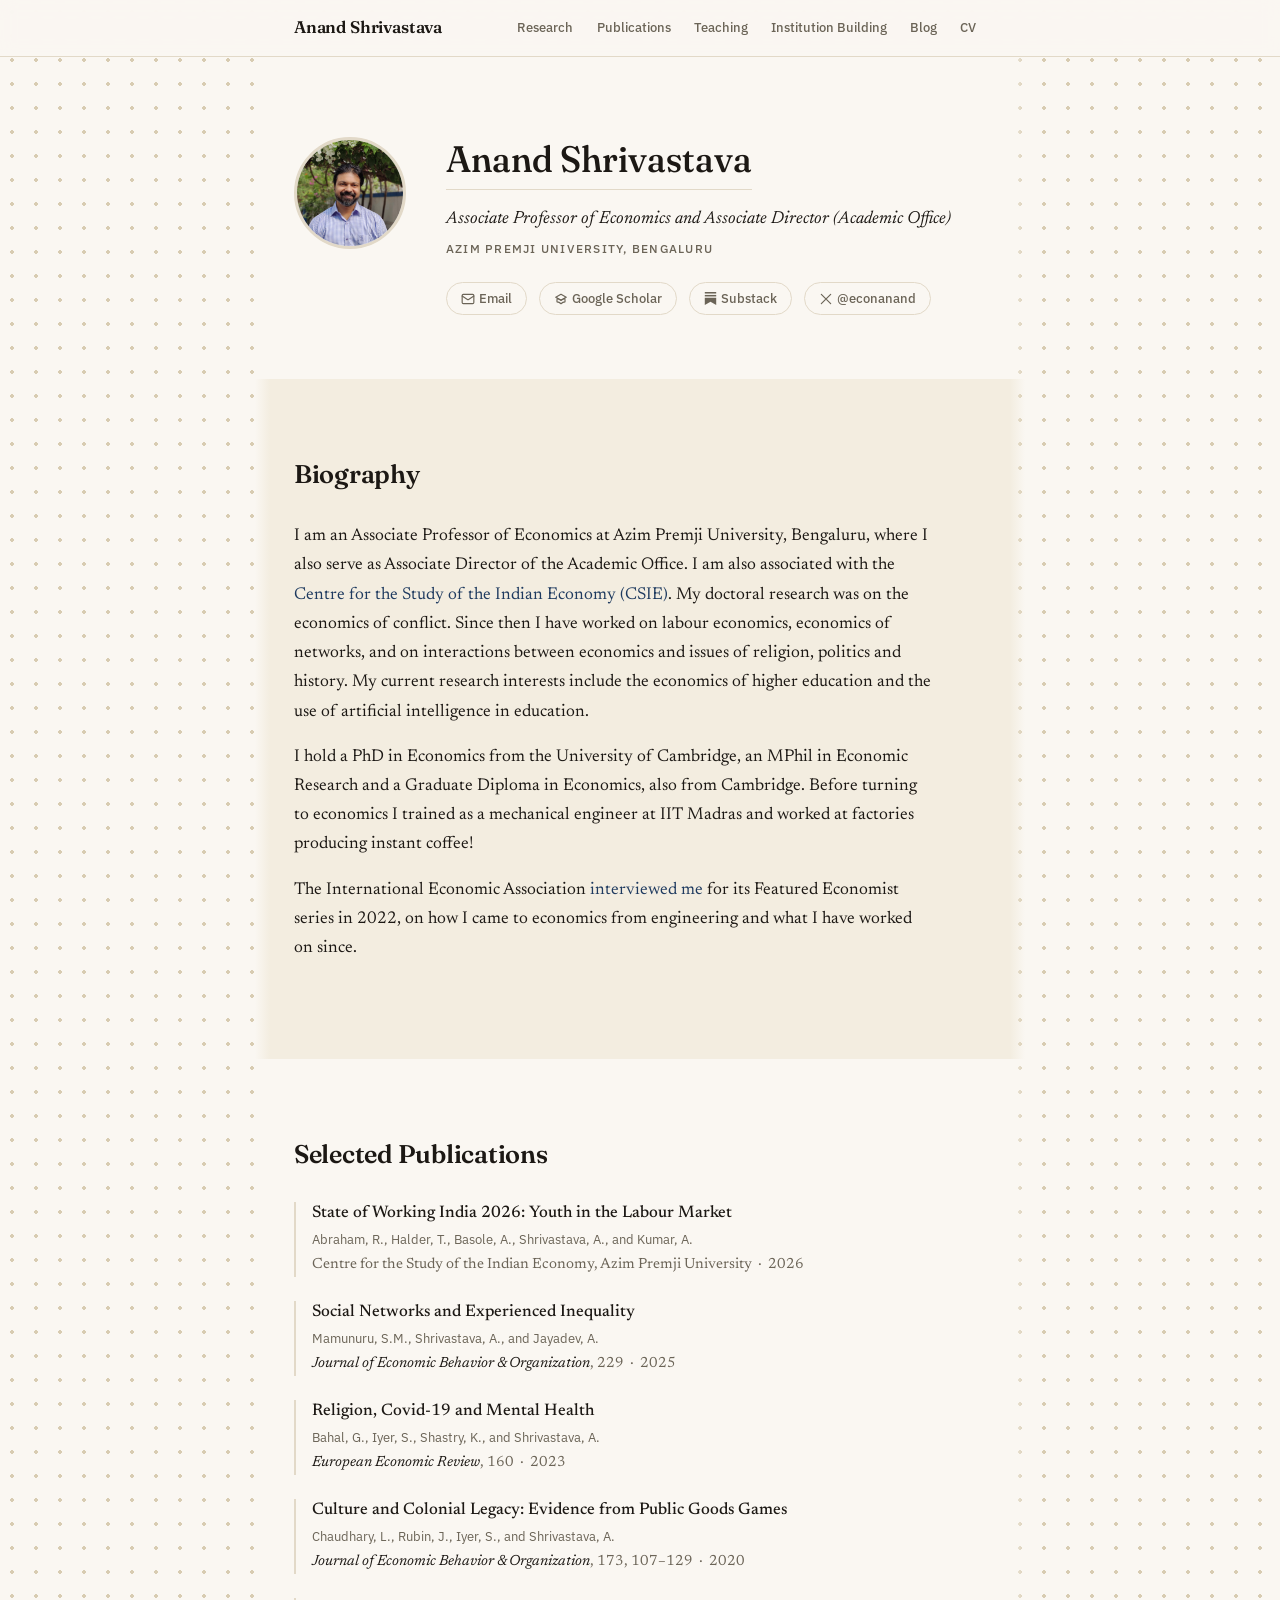
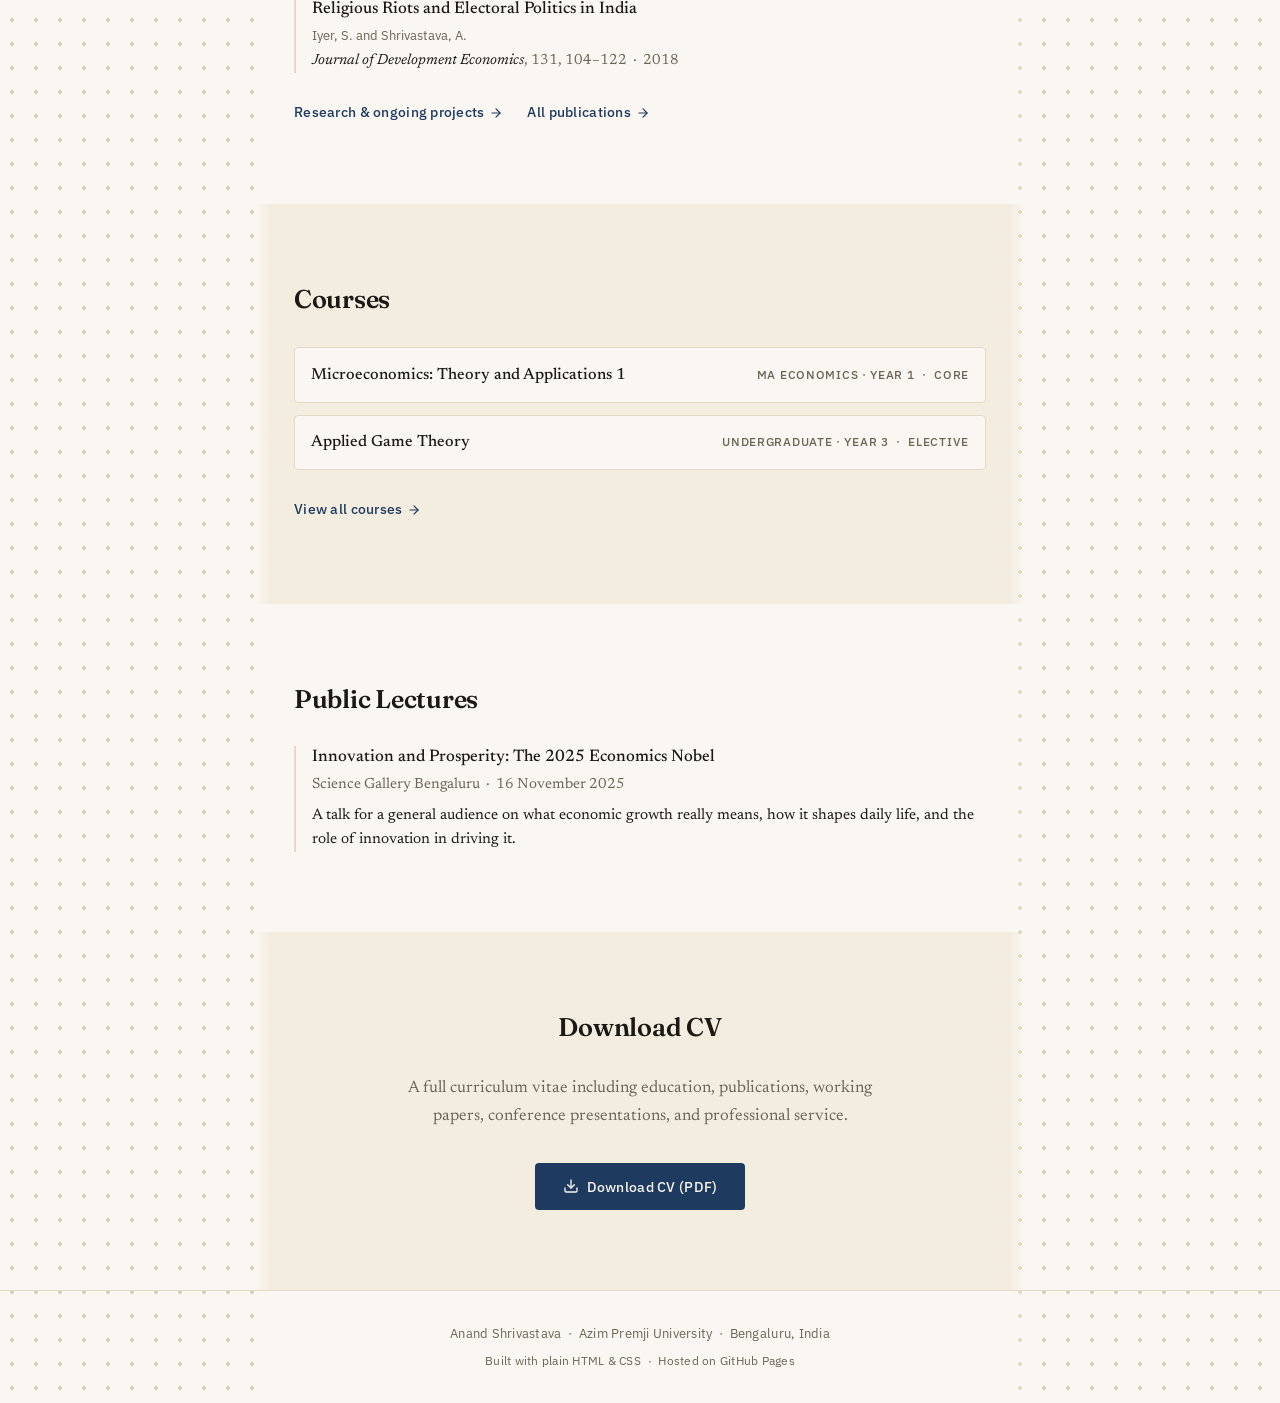
<file: index.html>
<!DOCTYPE html>
<html lang="en">
<head>
  <meta charset="UTF-8" />
  <meta name="viewport" content="width=device-width, initial-scale=1.0" />
  <title>Anand Shrivastava — Economist</title>
  <meta name="description" content="Anand Shrivastava — Associate Professor of Economics, Azim Premji University. Research in political economics, development economics, and applied microeconomics." />
  <link rel="canonical" href="https://anandshrivastava.in/" />
  <link rel="preconnect" href="https://fonts.googleapis.com" />
  <link rel="preconnect" href="https://fonts.gstatic.com" crossorigin />
  <link href="https://fonts.googleapis.com/css2?family=Fraunces:opsz,wght@9..144,500;9..144,600;9..144,700&family=IBM+Plex+Sans:wght@400;500;600&family=Newsreader:ital,wght@0,400;0,500;1,400;1,500&display=swap" rel="stylesheet" />
  <meta property="og:type" content="website" />
  <meta property="og:url" content="https://anandshrivastava.in/" />
  <meta property="og:title" content="Anand Shrivastava — Economist" />
  <meta property="og:description" content="Associate Professor of Economics at Azim Premji University. Research in political economics, development economics, labour markets, and networks." />
  <meta property="og:image" content="https://anandshrivastava.in/photo.jpg" />
  <meta name="twitter:card" content="summary" />
  <link rel="icon" type="image/svg+xml" href="favicon.svg" />
  <link rel="stylesheet" href="style.css" />

  <script type="application/ld+json">
  {
    "@context": "https://schema.org",
    "@type": "Person",
    "name": "Anand Shrivastava",
    "url": "https://anandshrivastava.in/",
    "image": "https://anandshrivastava.in/photo.jpg",
    "email": "mailto:anand.shrivastava@apu.edu.in",
    "jobTitle": ["Associate Professor of Economics", "Associate Director, Academic Office"],
    "description": "Economist at Azim Premji University, Bengaluru, working on labour economics, economics of networks, and the intersection of economics with religion, politics and history.",
    "worksFor": {
      "@type": "CollegeOrUniversity",
      "name": "Azim Premji University",
      "url": "https://azimpremjiuniversity.edu.in",
      "address": {
        "@type": "PostalAddress",
        "addressLocality": "Bengaluru",
        "addressRegion": "Karnataka",
        "addressCountry": "IN"
      }
    },
    "alumniOf": [
      { "@type": "CollegeOrUniversity", "name": "University of Cambridge", "url": "https://www.cam.ac.uk" },
      { "@type": "CollegeOrUniversity", "name": "Indian Institute of Technology Madras", "url": "https://www.iitm.ac.in" }
    ],
    "knowsAbout": [
      "Labour economics",
      "Development economics",
      "Political economy",
      "Economics of networks",
      "Game theory",
      "Applied microeconomics",
      "Economics of higher education"
    ],
    "sameAs": [
      "https://azimpremjiuniversity.edu.in/people/anand-shrivastava",
      "https://scholar.google.com/citations?user=zDyuGEgAAAAJ&hl=en",
      "https://econpapers.repec.org/RAS/psh938.htm",
      "https://www.researchgate.net/profile/Anand-Shrivastava-3",
      "https://www.ideasforindia.in/profile/anand1",
      "https://www.ineteconomics.org/research/experts/AnandShrivastava",
      "https://www.keynesfund.econ.cam.ac.uk/people/kf/dr-anand-shrivastava",
      "https://www.epw.in/author/anand-shrivastava",
      "https://www.iea-world.org/Featured%20Economist/anand-shrivastava/",
      "https://degreesofdifficulty.substack.com",
      "https://x.com/econanand"
    ]
  }
  </script>
</head>

<body>

  <header id="topnav">
    <div class="container">
      <a href="index.html" class="nav-name">Anand Shrivastava</a>
      <nav aria-label="Site sections">
        <a href="research.html">Research</a>
        <a href="publications.html">Publications</a>
        <a href="teaching.html">Teaching</a>
        <a href="institution-building.html">Institution Building</a>
        <a href="blog.html">Blog</a>
        <a href="#cv">CV</a>
      </nav>
    </div>
  </header>

  <!-- HERO -->
  <section id="hero">
    <div class="container">
      <div class="hero-inner">

        <img src="photo.jpg" alt="Anand Shrivastava" class="avatar-photo">

        <div class="hero-text">
          <h1>Anand Shrivastava</h1>
          <p class="hero-tagline">Associate Professor of Economics and Associate Director (Academic Office)</p>
          <p class="hero-inst">Azim Premji University, Bengaluru</p>

          <div class="hero-links">
            <a href="mailto:anand.shrivastava@apu.edu.in">
              <svg width="14" height="14" viewBox="0 0 24 24" fill="none" stroke="currentColor" stroke-width="2" stroke-linecap="round" stroke-linejoin="round"><rect x="2" y="4" width="20" height="16" rx="2"/><path d="m22 7-8.97 5.7a1.94 1.94 0 0 1-2.06 0L2 7"/></svg>
              Email
            </a>
            <a href="https://scholar.google.com/citations?user=zDyuGEgAAAAJ&hl=en" target="_blank" rel="noopener">
              <svg width="14" height="14" viewBox="0 0 24 24" fill="none" stroke="currentColor" stroke-width="2" stroke-linecap="round" stroke-linejoin="round"><path d="M12 14l9-5-9-5-9 5 9 5z"/><path d="M12 14l6.16-3.422a12.083 12.083 0 01.665 6.479A11.952 11.952 0 0012 20.055a11.952 11.952 0 00-6.824-2.998 12.078 12.078 0 01.665-6.479L12 14z"/></svg>
              Google Scholar
            </a>
            <a href="https://degreesofdifficulty.substack.com" target="_blank" rel="noopener">
              <svg width="13" height="13" viewBox="0 0 24 24" fill="currentColor" aria-hidden="true"><path d="M22.539 0H1.46v2.836h21.08V0z"/><path d="M22.539 8.242H1.46V5.406h21.08v2.836z"/><path d="M1.46 10.812V24L12 18.11 22.54 24V10.812H1.46z"/></svg>
              Substack
            </a>
            <a href="https://x.com/econanand" target="_blank" rel="noopener">
              <svg width="14" height="14" viewBox="0 0 24 24" fill="none" stroke="currentColor" stroke-width="2" stroke-linecap="round" stroke-linejoin="round"><path d="M4 4l16 16M4 20L20 4"/></svg>
              @econanand
            </a>
          </div>
        </div>
      </div>
    </div>
  </section>

  <!-- ABOUT -->
  <section id="about">
    <div class="container">
      <h2 class="section-title">Biography</h2>

      <p>
        I am an Associate Professor of Economics at Azim Premji University, Bengaluru,
        where I also serve as Associate Director of the Academic Office. I am also
        associated with the <a href="https://azimpremjiuniversity.edu.in/centre-for-the-study-of-the-indian-economy-csie" target="_blank" rel="noopener">Centre for the Study of the Indian Economy (CSIE)</a>.
        My doctoral research was on the economics of conflict. Since then I have worked
        on labour economics, economics of networks, and on interactions between economics
        and issues of religion, politics and history. My current research interests include
        the economics of higher education and the use of artificial intelligence in education.
      </p>
      <p>
        I hold a PhD in Economics from the University of Cambridge, an MPhil in Economic
        Research and a Graduate Diploma in Economics, also from Cambridge. Before turning
        to economics I trained as a mechanical engineer at IIT Madras and worked at
        factories producing instant coffee!
      </p>
      <p>
        The International Economic Association
        <a href="https://www.iea-world.org/Featured%20Economist/anand-shrivastava/" target="_blank" rel="noopener">interviewed me</a>
        for its Featured Economist series in 2022, on how I came to economics from
        engineering and what I have worked on since.
      </p>
    </div>
  </section>

  <!-- RESEARCH OVERVIEW -->
  <section id="research-overview">
    <div class="container">
      <h2 class="section-title">Selected Publications</h2>

      <div class="pub-list">

        <div class="pub-item">
          <p class="pub-title"><a href="https://azimpremjiuniversity.edu.in/publications/2026/report/swi-2026" target="_blank" rel="noopener">State of Working India 2026: Youth in the Labour Market</a></p>
          <p class="pub-authors">Abraham, R., Halder, T., Basole, A., Shrivastava, A., and Kumar, A.</p>
          <p class="pub-venue">Centre for the Study of the Indian Economy, Azim Premji University &nbsp;·&nbsp; 2026</p>
        </div>

        <div class="pub-item">
          <p class="pub-title"><a href="https://doi.org/10.1016/j.jebo.2024.106799" target="_blank" rel="noopener">Social Networks and Experienced Inequality</a></p>
          <p class="pub-authors">Mamunuru, S.M., Shrivastava, A., and Jayadev, A.</p>
          <p class="pub-venue"><em>Journal of Economic Behavior &amp; Organization</em>, 229 &nbsp;·&nbsp; 2025</p>
        </div>

        <div class="pub-item">
          <p class="pub-title"><a href="https://doi.org/10.1016/j.euroecorev.2023.104621" target="_blank" rel="noopener">Religion, Covid-19 and Mental Health</a></p>
          <p class="pub-authors">Bahal, G., Iyer, S., Shastry, K., and Shrivastava, A.</p>
          <p class="pub-venue"><em>European Economic Review</em>, 160 &nbsp;·&nbsp; 2023</p>
        </div>

        <div class="pub-item">
          <p class="pub-title"><a href="https://doi.org/10.1016/j.jebo.2020.03.005" target="_blank" rel="noopener">Culture and Colonial Legacy: Evidence from Public Goods Games</a></p>
          <p class="pub-authors">Chaudhary, L., Rubin, J., Iyer, S., and Shrivastava, A.</p>
          <p class="pub-venue"><em>Journal of Economic Behavior &amp; Organization</em>, 173, 107–129 &nbsp;·&nbsp; 2020</p>
        </div>

        <div class="pub-item">
          <p class="pub-title"><a href="https://doi.org/10.1016/j.jdeveco.2017.11.003" target="_blank" rel="noopener">Religious Riots and Electoral Politics in India</a></p>
          <p class="pub-authors">Iyer, S. and Shrivastava, A.</p>
          <p class="pub-venue"><em>Journal of Development Economics</em>, 131, 104–122 &nbsp;·&nbsp; 2018</p>
        </div>

      </div>

      <div style="display:flex; gap:1.5rem; flex-wrap:wrap; margin-top:1.75rem;">
        <a href="research.html" class="view-more" style="margin-top:0;">
          Research &amp; ongoing projects
          <svg width="14" height="14" viewBox="0 0 24 24" fill="none" stroke="currentColor" stroke-width="2" stroke-linecap="round" stroke-linejoin="round"><path d="M5 12h14"/><path d="m12 5 7 7-7 7"/></svg>
        </a>
        <a href="publications.html" class="view-more" style="margin-top:0;">
          All publications
          <svg width="14" height="14" viewBox="0 0 24 24" fill="none" stroke="currentColor" stroke-width="2" stroke-linecap="round" stroke-linejoin="round"><path d="M5 12h14"/><path d="m12 5 7 7-7 7"/></svg>
        </a>
      </div>
    </div>
  </section>

  <!-- TEACHING OVERVIEW -->
  <section id="teaching-overview">
    <div class="container">
      <h2 class="section-title">Courses</h2>

      <div class="course-list">
        <div class="course-item">
          <span class="course-name">Microeconomics: Theory and Applications 1</span>
          <span class="course-meta">MA Economics · Year 1 &nbsp;·&nbsp; Core</span>
        </div>
        <div class="course-item">
          <span class="course-name">Applied Game Theory</span>
          <span class="course-meta">Undergraduate · Year 3 &nbsp;·&nbsp; Elective</span>
        </div>
      </div>

      <a href="teaching.html" class="view-more">
        View all courses
        <svg width="14" height="14" viewBox="0 0 24 24" fill="none" stroke="currentColor" stroke-width="2" stroke-linecap="round" stroke-linejoin="round"><path d="M5 12h14"/><path d="m12 5 7 7-7 7"/></svg>
      </a>
    </div>
  </section>

  <!-- PUBLIC LECTURES -->
  <section id="public-lectures-overview">
    <div class="container">
      <h2 class="section-title">Public Lectures</h2>

      <div class="pub-list">
        <div class="pub-item">
          <p class="pub-title"><a href="https://youtu.be/VvfiFq9r9p0" target="_blank" rel="noopener">Innovation and Prosperity: The 2025 Economics Nobel</a></p>
          <p class="pub-venue">Science Gallery Bengaluru &nbsp;·&nbsp; 16 November 2025</p>
          <p class="post-excerpt">A talk for a general audience on what economic growth really means, how it shapes daily life, and the role of innovation in driving it.</p>
        </div>
      </div>
    </div>
  </section>

  <!-- CV -->
  <section id="cv">
    <div class="container">
      <h2 class="section-title">Download CV</h2>
      <p>
        A full curriculum vitae including education, publications, working papers,
        conference presentations, and professional service.
      </p>
      <a href="cv.pdf" class="btn-primary" download>
        <svg width="16" height="16" viewBox="0 0 24 24" fill="none" stroke="currentColor" stroke-width="2" stroke-linecap="round" stroke-linejoin="round"><path d="M21 15v4a2 2 0 0 1-2 2H5a2 2 0 0 1-2-2v-4"/><polyline points="7 10 12 15 17 10"/><line x1="12" y1="15" x2="12" y2="3"/></svg>
        Download CV (PDF)
      </a>
    </div>
  </section>

  <footer>
    <div class="container">
      <p>
        Anand Shrivastava &nbsp;·&nbsp;
        <a href="https://azimpremjiuniversity.edu.in/people/anand-shrivastava" target="_blank" rel="noopener">Azim Premji University</a>
        &nbsp;·&nbsp; Bengaluru, India
      </p>
      <p style="margin-top:0.4rem; font-size:0.75rem;">
        Built with plain HTML &amp; CSS &nbsp;·&nbsp; Hosted on
        <a href="https://pages.github.com" target="_blank" rel="noopener">GitHub Pages</a>
      </p>
    </div>
  </footer>

</body>
</html>
</file>
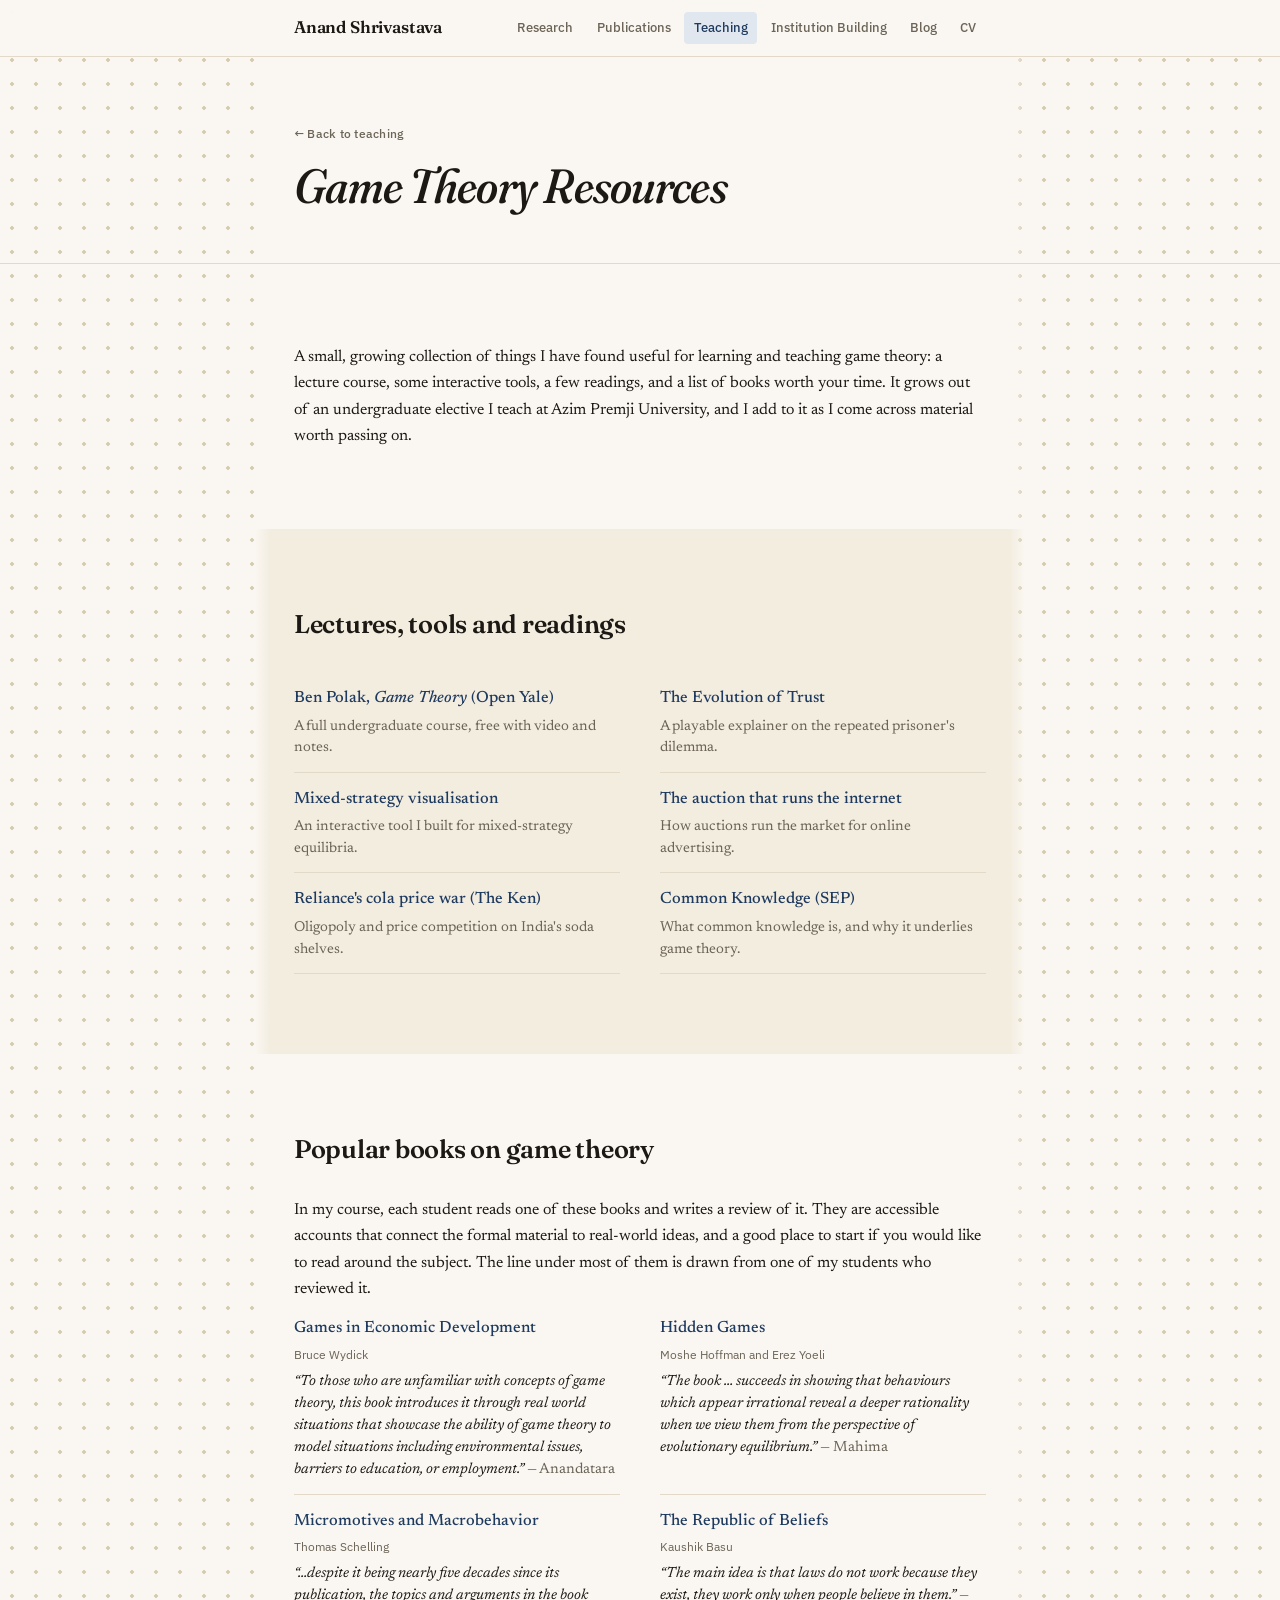
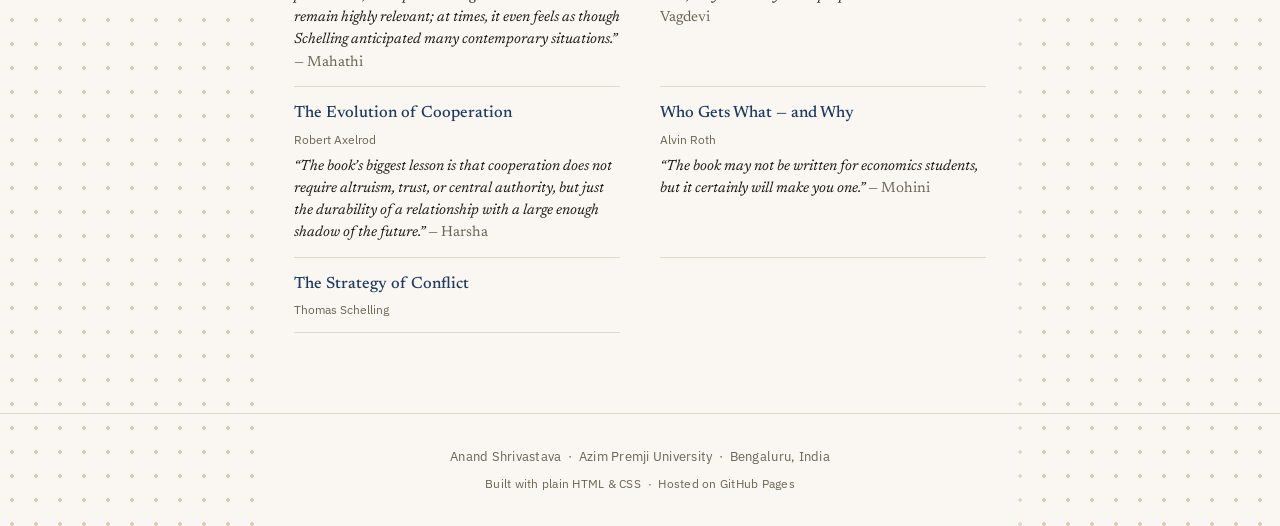
<file: game-theory/index.html>
<!DOCTYPE html>
<html lang="en">
<head>
  <meta charset="UTF-8" />
  <meta name="viewport" content="width=device-width, initial-scale=1.0" />
  <title>Game Theory Resources — Anand Shrivastava</title>
  <meta name="description" content="A small, growing collection of lectures, interactive tools, readings, and books for learning and teaching game theory, gathered by Anand Shrivastava." />
  <link rel="canonical" href="https://anandshrivastava.in/game-theory/" />
  <link rel="preconnect" href="https://fonts.googleapis.com" />
  <link rel="preconnect" href="https://fonts.gstatic.com" crossorigin />
  <link href="https://fonts.googleapis.com/css2?family=Fraunces:opsz,wght@9..144,500;9..144,600;9..144,700&family=IBM+Plex+Sans:wght@400;500;600&family=Newsreader:ital,wght@0,400;0,500;1,400;1,500&display=swap" rel="stylesheet" />
  <meta property="og:type" content="website" />
  <meta property="og:url" content="https://anandshrivastava.in/game-theory/" />
  <meta property="og:title" content="Game Theory Resources — Anand Shrivastava" />
  <meta property="og:description" content="A small collection of lectures, interactive tools, readings, and books for learning and teaching game theory." />
  <meta property="og:image" content="https://anandshrivastava.in/photo.jpg" />
  <meta name="twitter:card" content="summary" />
  <link rel="icon" type="image/svg+xml" href="../favicon.svg" />
  <link rel="stylesheet" href="../style.css" />
</head>

<body>

  <header id="topnav">
    <div class="container">
      <a href="../index.html" class="nav-name">Anand Shrivastava</a>
      <nav aria-label="Site sections">
        <a href="../research.html">Research</a>
        <a href="../publications.html">Publications</a>
        <a href="../teaching.html" class="active">Teaching</a>
        <a href="../institution-building.html">Institution Building</a>
        <a href="../blog.html">Blog</a>
        <a href="../index.html#cv">CV</a>
      </nav>
    </div>
  </header>

  <!-- PAGE HEADER -->
  <div class="page-header">
    <div class="container">
      <a href="../teaching.html" class="back-link">← Back to teaching</a>
      <h1>Game Theory Resources</h1>
    </div>
  </div>

  <!-- INTRO -->
  <section id="resources-intro">
    <div class="container">
      <p>A small, growing collection of things I have found useful for learning and teaching game theory: a lecture course, some interactive tools, a few readings, and a list of books worth your time. It grows out of an undergraduate elective I teach at Azim Premji University, and I add to it as I come across material worth passing on.</p>
    </div>
  </section>

  <!-- LECTURES, TOOLS & READINGS -->
  <section id="lectures-tools-readings">
    <div class="container">
      <h2 class="section-title">Lectures, tools and readings</h2>

      <ul class="resource-list">
        <li>
          <a class="resource-title" href="https://oyc.yale.edu/economics/econ-159" target="_blank" rel="noopener">Ben Polak, <em>Game Theory</em> (Open Yale)</a>
          <p class="resource-desc">A full undergraduate course, free with video and notes.</p>
        </li>
        <li>
          <a class="resource-title" href="https://ncase.me/trust/" target="_blank" rel="noopener">The Evolution of Trust</a>
          <p class="resource-desc">A playable explainer on the repeated prisoner's dilemma.</p>
        </li>
        <li>
          <a class="resource-title" href="https://econanand.github.io/Mixed-strategy-visualisation/" target="_blank" rel="noopener">Mixed-strategy visualisation</a>
          <p class="resource-desc">An interactive tool I built for mixed-strategy equilibria.</p>
        </li>
        <li>
          <a class="resource-title" href="https://www.livemint.com/Opinion/i0GBWx8AG4V6VwLiMOWPDN/The-auction-that-runs-the-internet.html" target="_blank" rel="noopener">The auction that runs the internet</a>
          <p class="resource-desc">How auctions run the market for online advertising.</p>
        </li>
        <li>
          <a class="resource-title" href="https://youtu.be/YXTjNAyOCI4" target="_blank" rel="noopener">Reliance's cola price war (The Ken)</a>
          <p class="resource-desc">Oligopoly and price competition on India's soda shelves.</p>
        </li>
        <li>
          <a class="resource-title" href="https://plato.stanford.edu/entries/common-knowledge/" target="_blank" rel="noopener">Common Knowledge (SEP)</a>
          <p class="resource-desc">What common knowledge is, and why it underlies game theory.</p>
        </li>
      </ul>
    </div>
  </section>

  <!-- POPULAR BOOKS ON GAME THEORY -->
  <section id="popular-books">
    <div class="container">
      <h2 class="section-title">Popular books on game theory</h2>
      <p>In my course, each student reads one of these books and writes a review of it. They are accessible accounts that connect the formal material to real-world ideas, and a good place to start if you would like to read around the subject. The line under most of them is drawn from one of my students who reviewed it.</p>

      <ul class="resource-list">
        <li>
          <a class="resource-title" href="https://books.google.com/books?id=1q8TGKD9p_QC" target="_blank" rel="noopener">Games in Economic Development</a>
          <p class="book-author">Bruce Wydick</p>
          <p class="book-blurb">&ldquo;To those who are unfamiliar with concepts of game theory, this book introduces it through real world situations that showcase the ability of game theory to model situations including environmental issues, barriers to education, or employment.&rdquo; <span class="book-attrib">&mdash; Anandatara</span></p>
        </li>
        <li>
          <a class="resource-title" href="https://books.google.com/books?id=N1RREAAAQBAJ" target="_blank" rel="noopener">Hidden Games</a>
          <p class="book-author">Moshe Hoffman and Erez Yoeli</p>
          <p class="book-blurb">&ldquo;The book &hellip; succeeds in showing that behaviours which appear irrational reveal a deeper rationality when we view them from the perspective of evolutionary equilibrium.&rdquo; <span class="book-attrib">&mdash; Mahima</span></p>
        </li>
        <li>
          <a class="resource-title" href="https://books.google.com/books?id=4C5mQgAACAAJ" target="_blank" rel="noopener">Micromotives and Macrobehavior</a>
          <p class="book-author">Thomas Schelling</p>
          <p class="book-blurb">&ldquo;&hellip;despite it being nearly five decades since its publication, the topics and arguments in the book remain highly relevant; at times, it even feels as though Schelling anticipated many contemporary situations.&rdquo; <span class="book-attrib">&mdash; Mahathi</span></p>
        </li>
        <li>
          <a class="resource-title" href="https://books.google.com/books?id=ZXKYDwAAQBAJ" target="_blank" rel="noopener">The Republic of Beliefs</a>
          <p class="book-author">Kaushik Basu</p>
          <p class="book-blurb">&ldquo;The main idea is that laws do not work because they exist, they work only when people believe in them.&rdquo; <span class="book-attrib">&mdash; Vagdevi</span></p>
        </li>
        <li>
          <a class="resource-title" href="https://books.google.com/books?id=029p7dmFicsC" target="_blank" rel="noopener">The Evolution of Cooperation</a>
          <p class="book-author">Robert Axelrod</p>
          <p class="book-blurb">&ldquo;The book&rsquo;s biggest lesson is that cooperation does not require altruism, trust, or central authority, but just the durability of a relationship with a large enough shadow of the future.&rdquo; <span class="book-attrib">&mdash; Harsha</span></p>
        </li>
        <li>
          <a class="resource-title" href="https://books.google.com/books?id=t4qdBAAAQBAJ" target="_blank" rel="noopener">Who Gets What &mdash; and Why</a>
          <p class="book-author">Alvin Roth</p>
          <p class="book-blurb">&ldquo;The book may not be written for economics students, but it certainly will make you one.&rdquo; <span class="book-attrib">&mdash; Mohini</span></p>
        </li>
        <li>
          <a class="resource-title" href="https://books.google.com/books?id=7RkL4Z8Yg5AC" target="_blank" rel="noopener">The Strategy of Conflict</a>
          <p class="book-author">Thomas Schelling</p>
        </li>
      </ul>
    </div>
  </section>

  <footer>
    <div class="container">
      <p>
        Anand Shrivastava &nbsp;·&nbsp;
        <a href="https://azimpremjiuniversity.edu.in/people/anand-shrivastava" target="_blank" rel="noopener">Azim Premji University</a>
        &nbsp;·&nbsp; Bengaluru, India
      </p>
      <p style="margin-top:0.4rem; font-size:0.75rem;">
        Built with plain HTML &amp; CSS &nbsp;·&nbsp; Hosted on
        <a href="https://pages.github.com" target="_blank" rel="noopener">GitHub Pages</a>
      </p>
    </div>
  </footer>

</body>
</html>
</file>
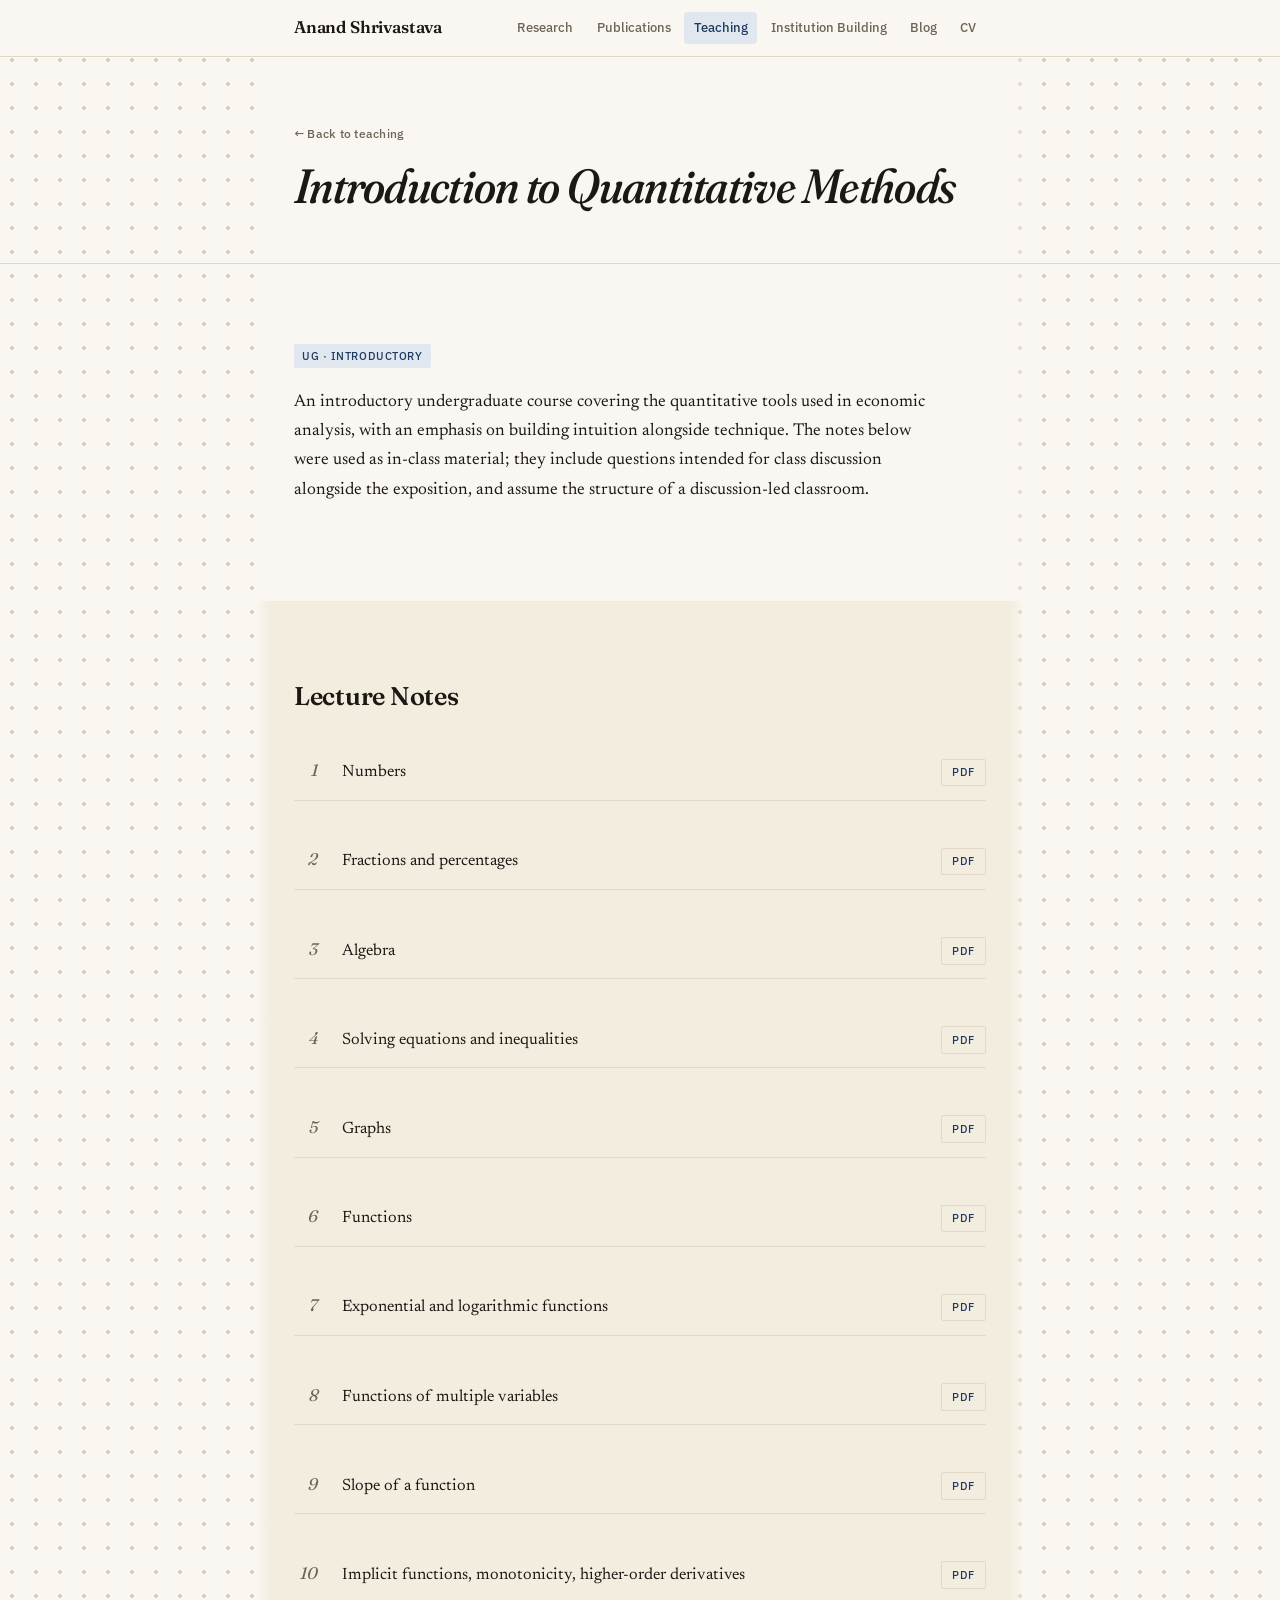
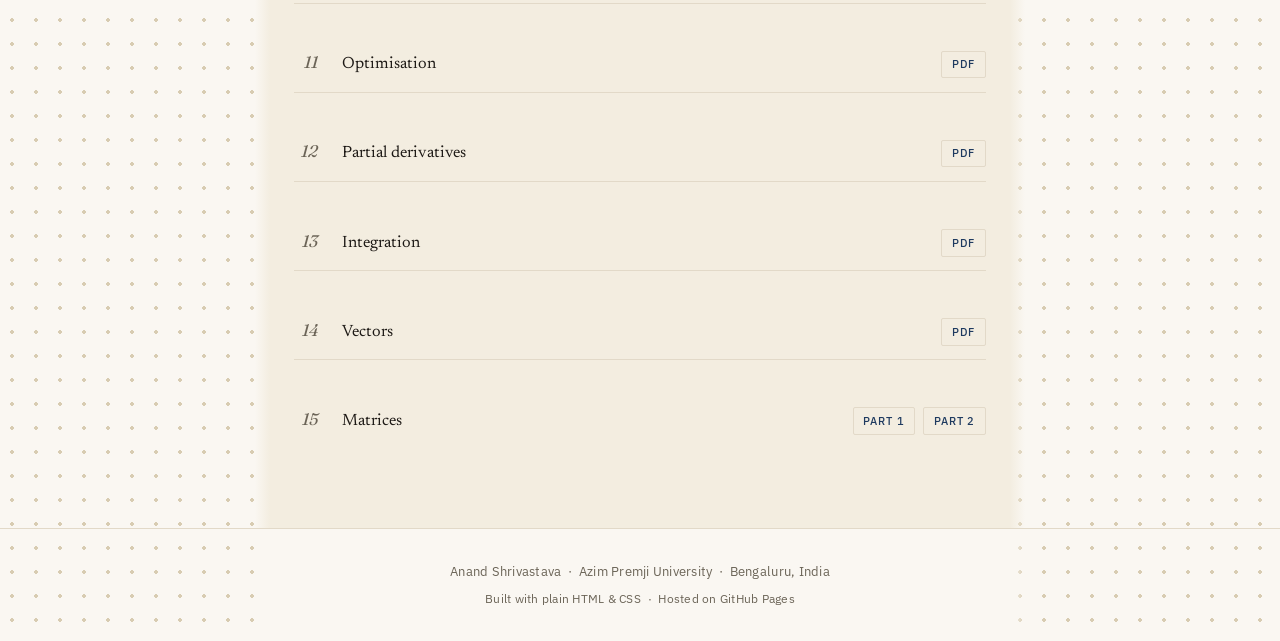
<file: courses/intro-quant-methods/index.html>
<!DOCTYPE html>
<html lang="en">
<head>
  <meta charset="UTF-8" />
  <meta name="viewport" content="width=device-width, initial-scale=1.0" />
  <title>Introduction to Quantitative Methods — Anand Shrivastava</title>
  <meta name="description" content="Lecture notes for Introduction to Quantitative Methods in Economics, an undergraduate course taught by Anand Shrivastava at Azim Premji University." />
  <link rel="canonical" href="https://anandshrivastava.in/courses/intro-quant-methods/" />
  <link rel="preconnect" href="https://fonts.googleapis.com" />
  <link rel="preconnect" href="https://fonts.gstatic.com" crossorigin />
  <link href="https://fonts.googleapis.com/css2?family=Fraunces:opsz,wght@9..144,500;9..144,600;9..144,700&family=IBM+Plex+Sans:wght@400;500;600&family=Newsreader:ital,wght@0,400;0,500;1,400;1,500&display=swap" rel="stylesheet" />
  <meta property="og:type" content="website" />
  <meta property="og:url" content="https://anandshrivastava.in/courses/intro-quant-methods/" />
  <meta property="og:title" content="Introduction to Quantitative Methods — Anand Shrivastava" />
  <meta property="og:description" content="Lecture notes for an introductory undergraduate course on the quantitative tools used in economic analysis." />
  <meta property="og:image" content="https://anandshrivastava.in/photo.jpg" />
  <meta name="twitter:card" content="summary" />
  <link rel="icon" type="image/svg+xml" href="../../favicon.svg" />
  <link rel="stylesheet" href="../../style.css" />
</head>

<body>

  <header id="topnav">
    <div class="container">
      <a href="../../index.html" class="nav-name">Anand Shrivastava</a>
      <nav aria-label="Site sections">
        <a href="../../research.html">Research</a>
        <a href="../../publications.html">Publications</a>
        <a href="../../teaching.html" class="active">Teaching</a>
        <a href="../../institution-building.html">Institution Building</a>
        <a href="../../blog.html">Blog</a>
        <a href="../../index.html#cv">CV</a>
      </nav>
    </div>
  </header>

  <!-- PAGE HEADER -->
  <div class="page-header">
    <div class="container">
      <a href="../../teaching.html" class="back-link">← Back to teaching</a>
      <h1>Introduction to Quantitative Methods</h1>
    </div>
  </div>

  <!-- COURSE INTRO -->
  <section id="course-intro">
    <div class="container">
      <div class="course-page-tags">
        <span class="course-tag">UG · Introductory</span>
      </div>
      <p>An introductory undergraduate course covering the quantitative tools used in economic analysis, with an emphasis on building intuition alongside technique. The notes below were used as in-class material; they include questions intended for class discussion alongside the exposition, and assume the structure of a discussion-led classroom.</p>
    </div>
  </section>

  <!-- LECTURE NOTES -->
  <section id="lecture-notes">
    <div class="container">
      <h2 class="section-title">Lecture Notes</h2>

      <ol class="lecture-list">
        <li>
          <span class="lec-num">1</span>
          <a class="lec-title" href="notes/01-numbers.pdf" target="_blank" rel="noopener">Numbers</a>
          <span class="lec-pdfs">
            <a class="lec-pdf" href="notes/01-numbers.pdf" target="_blank" rel="noopener">PDF</a>
          </span>
        </li>
        <li>
          <span class="lec-num">2</span>
          <a class="lec-title" href="notes/02-fractions-percentages.pdf" target="_blank" rel="noopener">Fractions and percentages</a>
          <span class="lec-pdfs">
            <a class="lec-pdf" href="notes/02-fractions-percentages.pdf" target="_blank" rel="noopener">PDF</a>
          </span>
        </li>
        <li>
          <span class="lec-num">3</span>
          <a class="lec-title" href="notes/03-algebra.pdf" target="_blank" rel="noopener">Algebra</a>
          <span class="lec-pdfs">
            <a class="lec-pdf" href="notes/03-algebra.pdf" target="_blank" rel="noopener">PDF</a>
          </span>
        </li>
        <li>
          <span class="lec-num">4</span>
          <a class="lec-title" href="notes/04-equations-inequalities.pdf" target="_blank" rel="noopener">Solving equations and inequalities</a>
          <span class="lec-pdfs">
            <a class="lec-pdf" href="notes/04-equations-inequalities.pdf" target="_blank" rel="noopener">PDF</a>
          </span>
        </li>
        <li>
          <span class="lec-num">5</span>
          <a class="lec-title" href="notes/05-graphs.pdf" target="_blank" rel="noopener">Graphs</a>
          <span class="lec-pdfs">
            <a class="lec-pdf" href="notes/05-graphs.pdf" target="_blank" rel="noopener">PDF</a>
          </span>
        </li>
        <li>
          <span class="lec-num">6</span>
          <a class="lec-title" href="notes/06-functions.pdf" target="_blank" rel="noopener">Functions</a>
          <span class="lec-pdfs">
            <a class="lec-pdf" href="notes/06-functions.pdf" target="_blank" rel="noopener">PDF</a>
          </span>
        </li>
        <li>
          <span class="lec-num">7</span>
          <a class="lec-title" href="notes/07-exponential-logarithmic.pdf" target="_blank" rel="noopener">Exponential and logarithmic functions</a>
          <span class="lec-pdfs">
            <a class="lec-pdf" href="notes/07-exponential-logarithmic.pdf" target="_blank" rel="noopener">PDF</a>
          </span>
        </li>
        <li>
          <span class="lec-num">8</span>
          <a class="lec-title" href="notes/08-multivariable-functions.pdf" target="_blank" rel="noopener">Functions of multiple variables</a>
          <span class="lec-pdfs">
            <a class="lec-pdf" href="notes/08-multivariable-functions.pdf" target="_blank" rel="noopener">PDF</a>
          </span>
        </li>
        <li>
          <span class="lec-num">9</span>
          <a class="lec-title" href="notes/09-slope.pdf" target="_blank" rel="noopener">Slope of a function</a>
          <span class="lec-pdfs">
            <a class="lec-pdf" href="notes/09-slope.pdf" target="_blank" rel="noopener">PDF</a>
          </span>
        </li>
        <li>
          <span class="lec-num">10</span>
          <a class="lec-title" href="notes/10-implicit-derivatives.pdf" target="_blank" rel="noopener">Implicit functions, monotonicity, higher-order derivatives</a>
          <span class="lec-pdfs">
            <a class="lec-pdf" href="notes/10-implicit-derivatives.pdf" target="_blank" rel="noopener">PDF</a>
          </span>
        </li>
        <li>
          <span class="lec-num">11</span>
          <a class="lec-title" href="notes/11-optimisation.pdf" target="_blank" rel="noopener">Optimisation</a>
          <span class="lec-pdfs">
            <a class="lec-pdf" href="notes/11-optimisation.pdf" target="_blank" rel="noopener">PDF</a>
          </span>
        </li>
        <li>
          <span class="lec-num">12</span>
          <a class="lec-title" href="notes/12-partial-derivatives.pdf" target="_blank" rel="noopener">Partial derivatives</a>
          <span class="lec-pdfs">
            <a class="lec-pdf" href="notes/12-partial-derivatives.pdf" target="_blank" rel="noopener">PDF</a>
          </span>
        </li>
        <li>
          <span class="lec-num">13</span>
          <a class="lec-title" href="notes/13-integration.pdf" target="_blank" rel="noopener">Integration</a>
          <span class="lec-pdfs">
            <a class="lec-pdf" href="notes/13-integration.pdf" target="_blank" rel="noopener">PDF</a>
          </span>
        </li>
        <li>
          <span class="lec-num">14</span>
          <a class="lec-title" href="notes/14-vectors.pdf" target="_blank" rel="noopener">Vectors</a>
          <span class="lec-pdfs">
            <a class="lec-pdf" href="notes/14-vectors.pdf" target="_blank" rel="noopener">PDF</a>
          </span>
        </li>
        <li>
          <span class="lec-num">15</span>
          <a class="lec-title" href="notes/15-matrices-1.pdf" target="_blank" rel="noopener">Matrices</a>
          <span class="lec-pdfs">
            <a class="lec-pdf" href="notes/15-matrices-1.pdf" target="_blank" rel="noopener">Part 1</a>
            <a class="lec-pdf" href="notes/15-matrices-2.pdf" target="_blank" rel="noopener">Part 2</a>
          </span>
        </li>
      </ol>
    </div>
  </section>

  <footer>
    <div class="container">
      <p>
        Anand Shrivastava &nbsp;·&nbsp;
        <a href="https://azimpremjiuniversity.edu.in/people/anand-shrivastava" target="_blank" rel="noopener">Azim Premji University</a>
        &nbsp;·&nbsp; Bengaluru, India
      </p>
      <p style="margin-top:0.4rem; font-size:0.75rem;">
        Built with plain HTML &amp; CSS &nbsp;·&nbsp; Hosted on
        <a href="https://pages.github.com" target="_blank" rel="noopener">GitHub Pages</a>
      </p>
    </div>
  </footer>

</body>
</html>
</file>
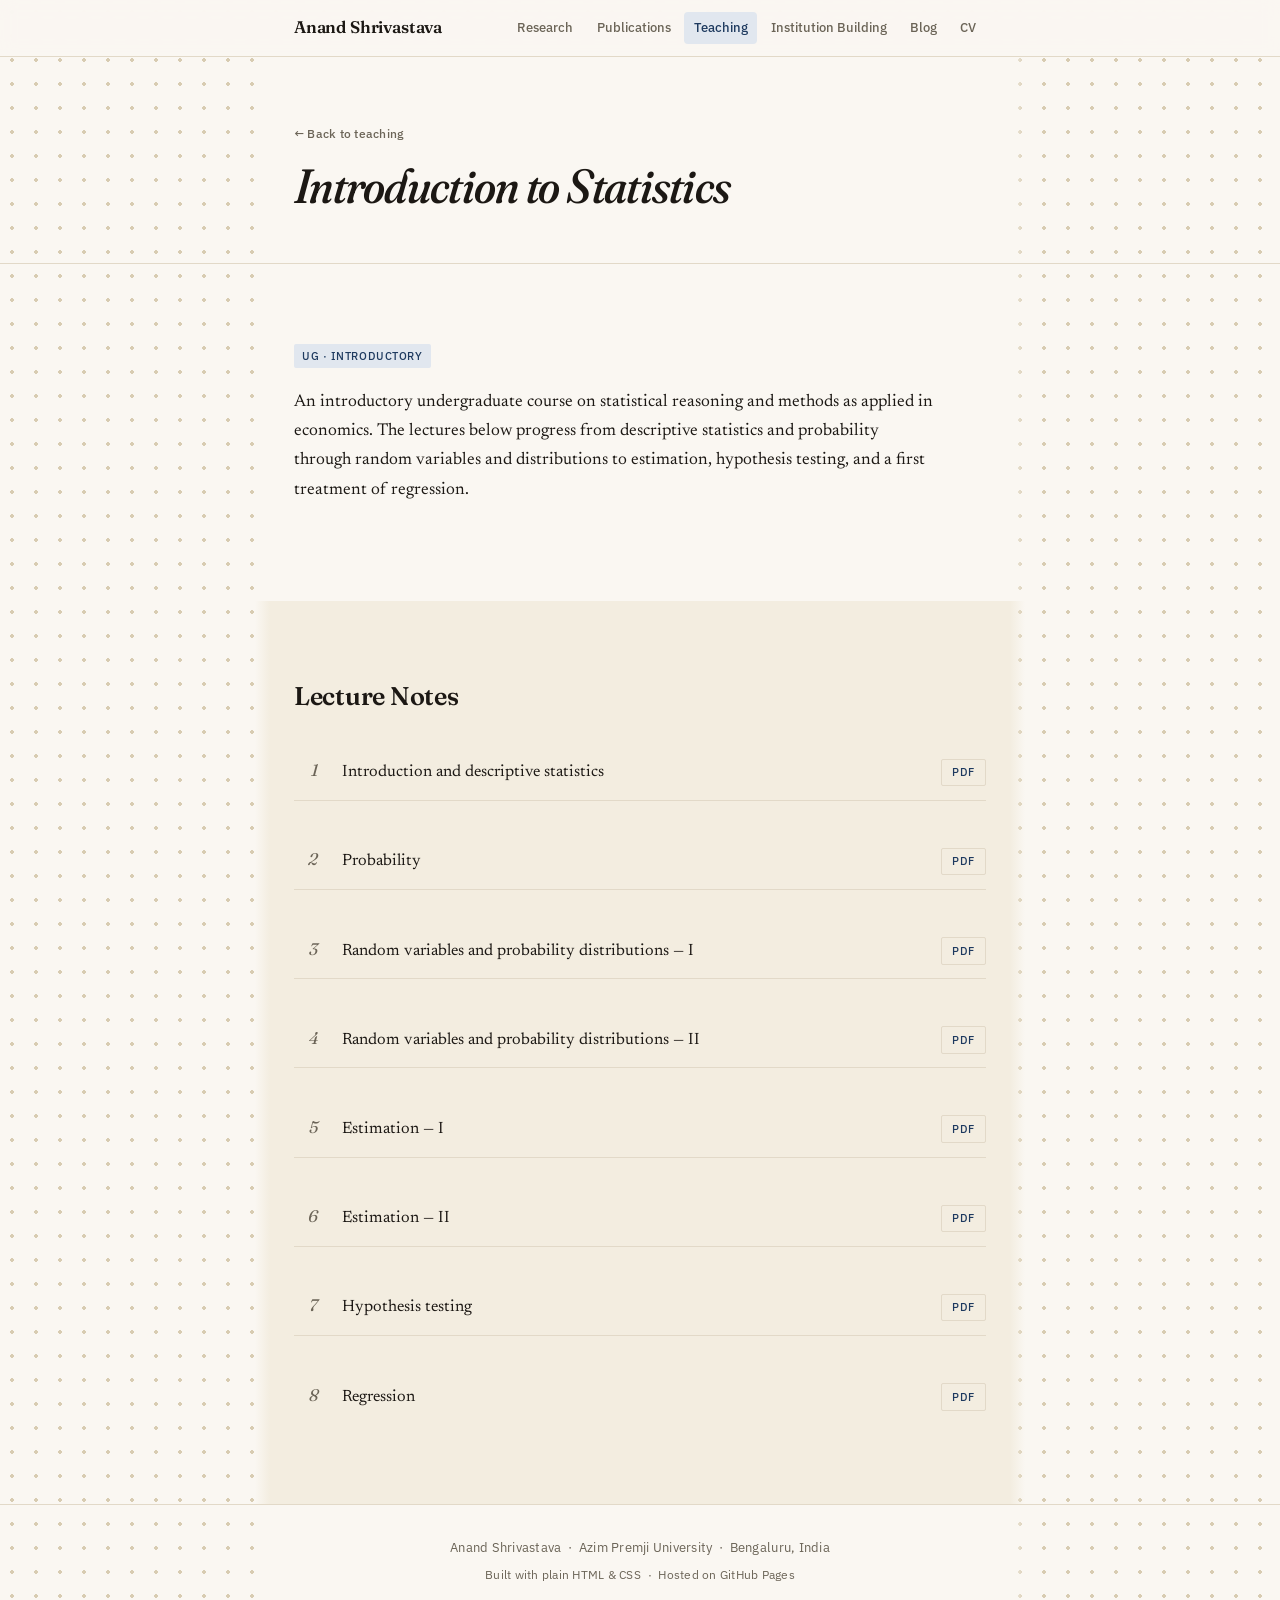
<file: courses/intro-statistics/index.html>
<!DOCTYPE html>
<html lang="en">
<head>
  <meta charset="UTF-8" />
  <meta name="viewport" content="width=device-width, initial-scale=1.0" />
  <title>Introduction to Statistics — Anand Shrivastava</title>
  <meta name="description" content="Lecture notes for Introduction to Statistics in Economics, an undergraduate course taught by Anand Shrivastava at Azim Premji University." />
  <link rel="canonical" href="https://anandshrivastava.in/courses/intro-statistics/" />
  <link rel="preconnect" href="https://fonts.googleapis.com" />
  <link rel="preconnect" href="https://fonts.gstatic.com" crossorigin />
  <link href="https://fonts.googleapis.com/css2?family=Fraunces:opsz,wght@9..144,500;9..144,600;9..144,700&family=IBM+Plex+Sans:wght@400;500;600&family=Newsreader:ital,wght@0,400;0,500;1,400;1,500&display=swap" rel="stylesheet" />
  <meta property="og:type" content="website" />
  <meta property="og:url" content="https://anandshrivastava.in/courses/intro-statistics/" />
  <meta property="og:title" content="Introduction to Statistics — Anand Shrivastava" />
  <meta property="og:description" content="Lecture notes for an introductory undergraduate course on statistical reasoning and methods as applied in economics." />
  <meta property="og:image" content="https://anandshrivastava.in/photo.jpg" />
  <meta name="twitter:card" content="summary" />
  <link rel="icon" type="image/svg+xml" href="../../favicon.svg" />
  <link rel="stylesheet" href="../../style.css" />
</head>

<body>

  <header id="topnav">
    <div class="container">
      <a href="../../index.html" class="nav-name">Anand Shrivastava</a>
      <nav aria-label="Site sections">
        <a href="../../research.html">Research</a>
        <a href="../../publications.html">Publications</a>
        <a href="../../teaching.html" class="active">Teaching</a>
        <a href="../../institution-building.html">Institution Building</a>
        <a href="../../blog.html">Blog</a>
        <a href="../../index.html#cv">CV</a>
      </nav>
    </div>
  </header>

  <!-- PAGE HEADER -->
  <div class="page-header">
    <div class="container">
      <a href="../../teaching.html" class="back-link">← Back to teaching</a>
      <h1>Introduction to Statistics</h1>
    </div>
  </div>

  <!-- COURSE INTRO -->
  <section id="course-intro">
    <div class="container">
      <div class="course-page-tags">
        <span class="course-tag">UG · Introductory</span>
      </div>
      <p>An introductory undergraduate course on statistical reasoning and methods as applied in economics. The lectures below progress from descriptive statistics and probability through random variables and distributions to estimation, hypothesis testing, and a first treatment of regression.</p>
    </div>
  </section>

  <!-- LECTURE NOTES -->
  <section id="lecture-notes">
    <div class="container">
      <h2 class="section-title">Lecture Notes</h2>

      <ol class="lecture-list">
        <li>
          <span class="lec-num">1</span>
          <a class="lec-title" href="notes/01-intro-descriptive-stats.pdf" target="_blank" rel="noopener">Introduction and descriptive statistics</a>
          <span class="lec-pdfs">
            <a class="lec-pdf" href="notes/01-intro-descriptive-stats.pdf" target="_blank" rel="noopener">PDF</a>
          </span>
        </li>
        <li>
          <span class="lec-num">2</span>
          <a class="lec-title" href="notes/02-probability.pdf" target="_blank" rel="noopener">Probability</a>
          <span class="lec-pdfs">
            <a class="lec-pdf" href="notes/02-probability.pdf" target="_blank" rel="noopener">PDF</a>
          </span>
        </li>
        <li>
          <span class="lec-num">3</span>
          <a class="lec-title" href="notes/03-random-variables-1.pdf" target="_blank" rel="noopener">Random variables and probability distributions &mdash; I</a>
          <span class="lec-pdfs">
            <a class="lec-pdf" href="notes/03-random-variables-1.pdf" target="_blank" rel="noopener">PDF</a>
          </span>
        </li>
        <li>
          <span class="lec-num">4</span>
          <a class="lec-title" href="notes/04-random-variables-2.pdf" target="_blank" rel="noopener">Random variables and probability distributions &mdash; II</a>
          <span class="lec-pdfs">
            <a class="lec-pdf" href="notes/04-random-variables-2.pdf" target="_blank" rel="noopener">PDF</a>
          </span>
        </li>
        <li>
          <span class="lec-num">5</span>
          <a class="lec-title" href="notes/05-estimation-1.pdf" target="_blank" rel="noopener">Estimation &mdash; I</a>
          <span class="lec-pdfs">
            <a class="lec-pdf" href="notes/05-estimation-1.pdf" target="_blank" rel="noopener">PDF</a>
          </span>
        </li>
        <li>
          <span class="lec-num">6</span>
          <a class="lec-title" href="notes/06-estimation-2.pdf" target="_blank" rel="noopener">Estimation &mdash; II</a>
          <span class="lec-pdfs">
            <a class="lec-pdf" href="notes/06-estimation-2.pdf" target="_blank" rel="noopener">PDF</a>
          </span>
        </li>
        <li>
          <span class="lec-num">7</span>
          <a class="lec-title" href="notes/07-hypothesis-testing.pdf" target="_blank" rel="noopener">Hypothesis testing</a>
          <span class="lec-pdfs">
            <a class="lec-pdf" href="notes/07-hypothesis-testing.pdf" target="_blank" rel="noopener">PDF</a>
          </span>
        </li>
        <li>
          <span class="lec-num">8</span>
          <a class="lec-title" href="notes/08-regression.pdf" target="_blank" rel="noopener">Regression</a>
          <span class="lec-pdfs">
            <a class="lec-pdf" href="notes/08-regression.pdf" target="_blank" rel="noopener">PDF</a>
          </span>
        </li>
      </ol>
    </div>
  </section>

  <footer>
    <div class="container">
      <p>
        Anand Shrivastava &nbsp;·&nbsp;
        <a href="https://azimpremjiuniversity.edu.in/people/anand-shrivastava" target="_blank" rel="noopener">Azim Premji University</a>
        &nbsp;·&nbsp; Bengaluru, India
      </p>
      <p style="margin-top:0.4rem; font-size:0.75rem;">
        Built with plain HTML &amp; CSS &nbsp;·&nbsp; Hosted on
        <a href="https://pages.github.com" target="_blank" rel="noopener">GitHub Pages</a>
      </p>
    </div>
  </footer>

</body>
</html>
</file>
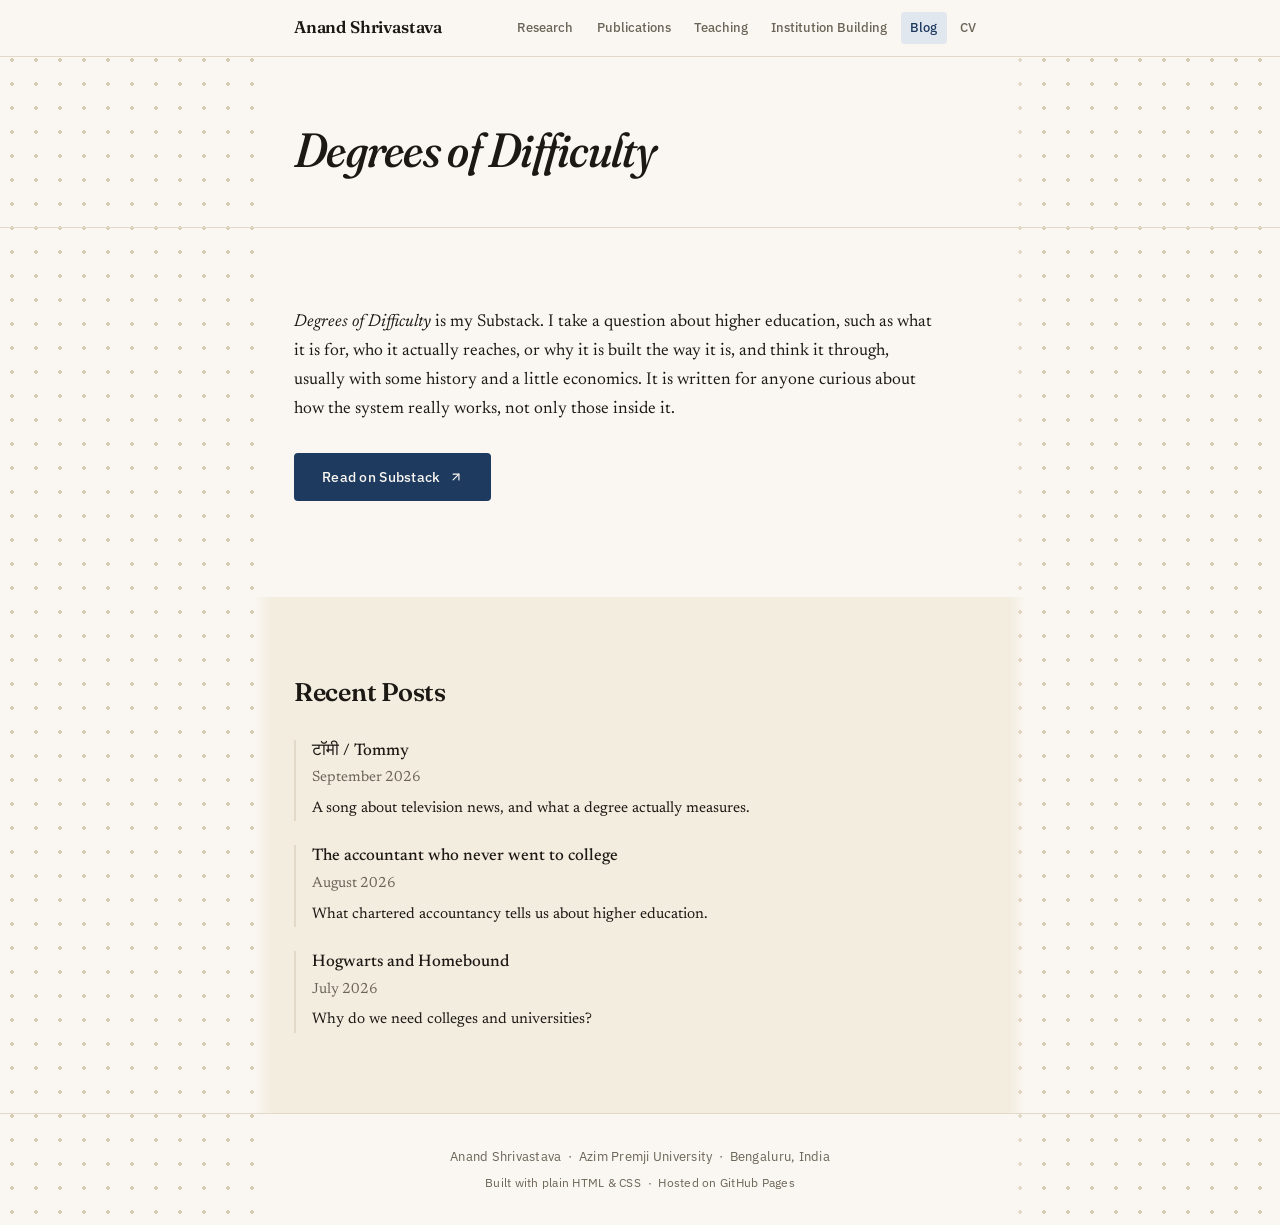
<file: blog.html>
<!DOCTYPE html>
<html lang="en">
<head>
  <meta charset="UTF-8" />
  <meta name="viewport" content="width=device-width, initial-scale=1.0" />
  <title>Blog — Anand Shrivastava</title>
  <meta name="description" content="Degrees of Difficulty — Anand Shrivastava's Substack on the economics and politics of higher education, written for the general reader." />
  <link rel="canonical" href="https://anandshrivastava.in/blog.html" />
  <link rel="preconnect" href="https://fonts.googleapis.com" />
  <link rel="preconnect" href="https://fonts.gstatic.com" crossorigin />
  <link href="https://fonts.googleapis.com/css2?family=Fraunces:opsz,wght@9..144,500;9..144,600;9..144,700&family=IBM+Plex+Sans:wght@400;500;600&family=Newsreader:ital,wght@0,400;0,500;1,400;1,500&display=swap" rel="stylesheet" />
  <meta property="og:type" content="website" />
  <meta property="og:url" content="https://anandshrivastava.in/blog.html" />
  <meta property="og:title" content="Degrees of Difficulty — Anand Shrivastava" />
  <meta property="og:description" content="Anand Shrivastava's Substack on the economics and politics of higher education, written for the general reader." />
  <meta property="og:image" content="https://anandshrivastava.in/photo.jpg" />
  <meta name="twitter:card" content="summary" />
  <link rel="icon" type="image/svg+xml" href="favicon.svg" />
  <link rel="stylesheet" href="style.css" />
</head>

<body>

  <header id="topnav">
    <div class="container">
      <a href="index.html" class="nav-name">Anand Shrivastava</a>
      <nav aria-label="Site sections">
        <a href="research.html">Research</a>
        <a href="publications.html">Publications</a>
        <a href="teaching.html">Teaching</a>
        <a href="institution-building.html">Institution Building</a>
        <a href="blog.html" class="active">Blog</a>
        <a href="index.html#cv">CV</a>
      </nav>
    </div>
  </header>

  <!-- PAGE HEADER -->
  <div class="page-header">
    <div class="container">
      <h1>Degrees of Difficulty</h1>
    </div>
  </div>

  <!-- BLOG INTRO -->
  <section id="blog-intro">
    <div class="container">
      <p><em>Degrees of Difficulty</em> is my Substack. I take a question about higher education, such as what it is for, who it actually reaches, or why it is built the way it is, and think it through, usually with some history and a little economics. It is written for anyone curious about how the system really works, not only those inside it.</p>
      <p style="margin-top:1.75rem;">
        <a href="https://degreesofdifficulty.substack.com" target="_blank" rel="noopener" class="btn-primary">
          Read on Substack
          <svg width="14" height="14" viewBox="0 0 24 24" fill="none" stroke="currentColor" stroke-width="2" stroke-linecap="round" stroke-linejoin="round"><path d="M7 17 17 7"/><path d="M7 7h10v10"/></svg>
        </a>
      </p>
    </div>
  </section>

  <!-- RECENT POSTS
       To add a post: copy one of the li.pub-item blocks below and edit the link
       to point to the post URL on Substack, the title text, the date
       (e.g. "August 2026"), and optionally a one-line excerpt or subtitle.
       Keep newest posts at the top. -->

  <section id="recent-posts">
    <div class="container">
      <h2 class="section-title">Recent Posts</h2>

      <ul class="pub-list">
        <li class="pub-item">
          <p class="pub-title"><a href="https://degreesofdifficulty.substack.com/p/tommy" target="_blank" rel="noopener">टॉमी / Tommy</a></p>
          <p class="pub-venue">September 2026</p>
          <p class="post-excerpt">A song about television news, and what a degree actually measures.</p>
        </li>
        <li class="pub-item">
          <p class="pub-title"><a href="https://degreesofdifficulty.substack.com/p/the-accountant-who-never-went-to" target="_blank" rel="noopener">The accountant who never went to college</a></p>
          <p class="pub-venue">August 2026</p>
          <p class="post-excerpt">What chartered accountancy tells us about higher education.</p>
        </li>
        <li class="pub-item">
          <p class="pub-title"><a href="https://degreesofdifficulty.substack.com/p/hogwarts-and-homebound" target="_blank" rel="noopener">Hogwarts and Homebound</a></p>
          <p class="pub-venue">July 2026</p>
          <p class="post-excerpt">Why do we need colleges and universities?</p>
        </li>
      </ul>
    </div>
  </section>

  <footer>
    <div class="container">
      <p>
        Anand Shrivastava &nbsp;·&nbsp;
        <a href="https://azimpremjiuniversity.edu.in/people/anand-shrivastava" target="_blank" rel="noopener">Azim Premji University</a>
        &nbsp;·&nbsp; Bengaluru, India
      </p>
      <p style="margin-top:0.4rem; font-size:0.75rem;">
        Built with plain HTML &amp; CSS &nbsp;·&nbsp; Hosted on
        <a href="https://pages.github.com" target="_blank" rel="noopener">GitHub Pages</a>
      </p>
    </div>
  </footer>

</body>
</html>
</file>
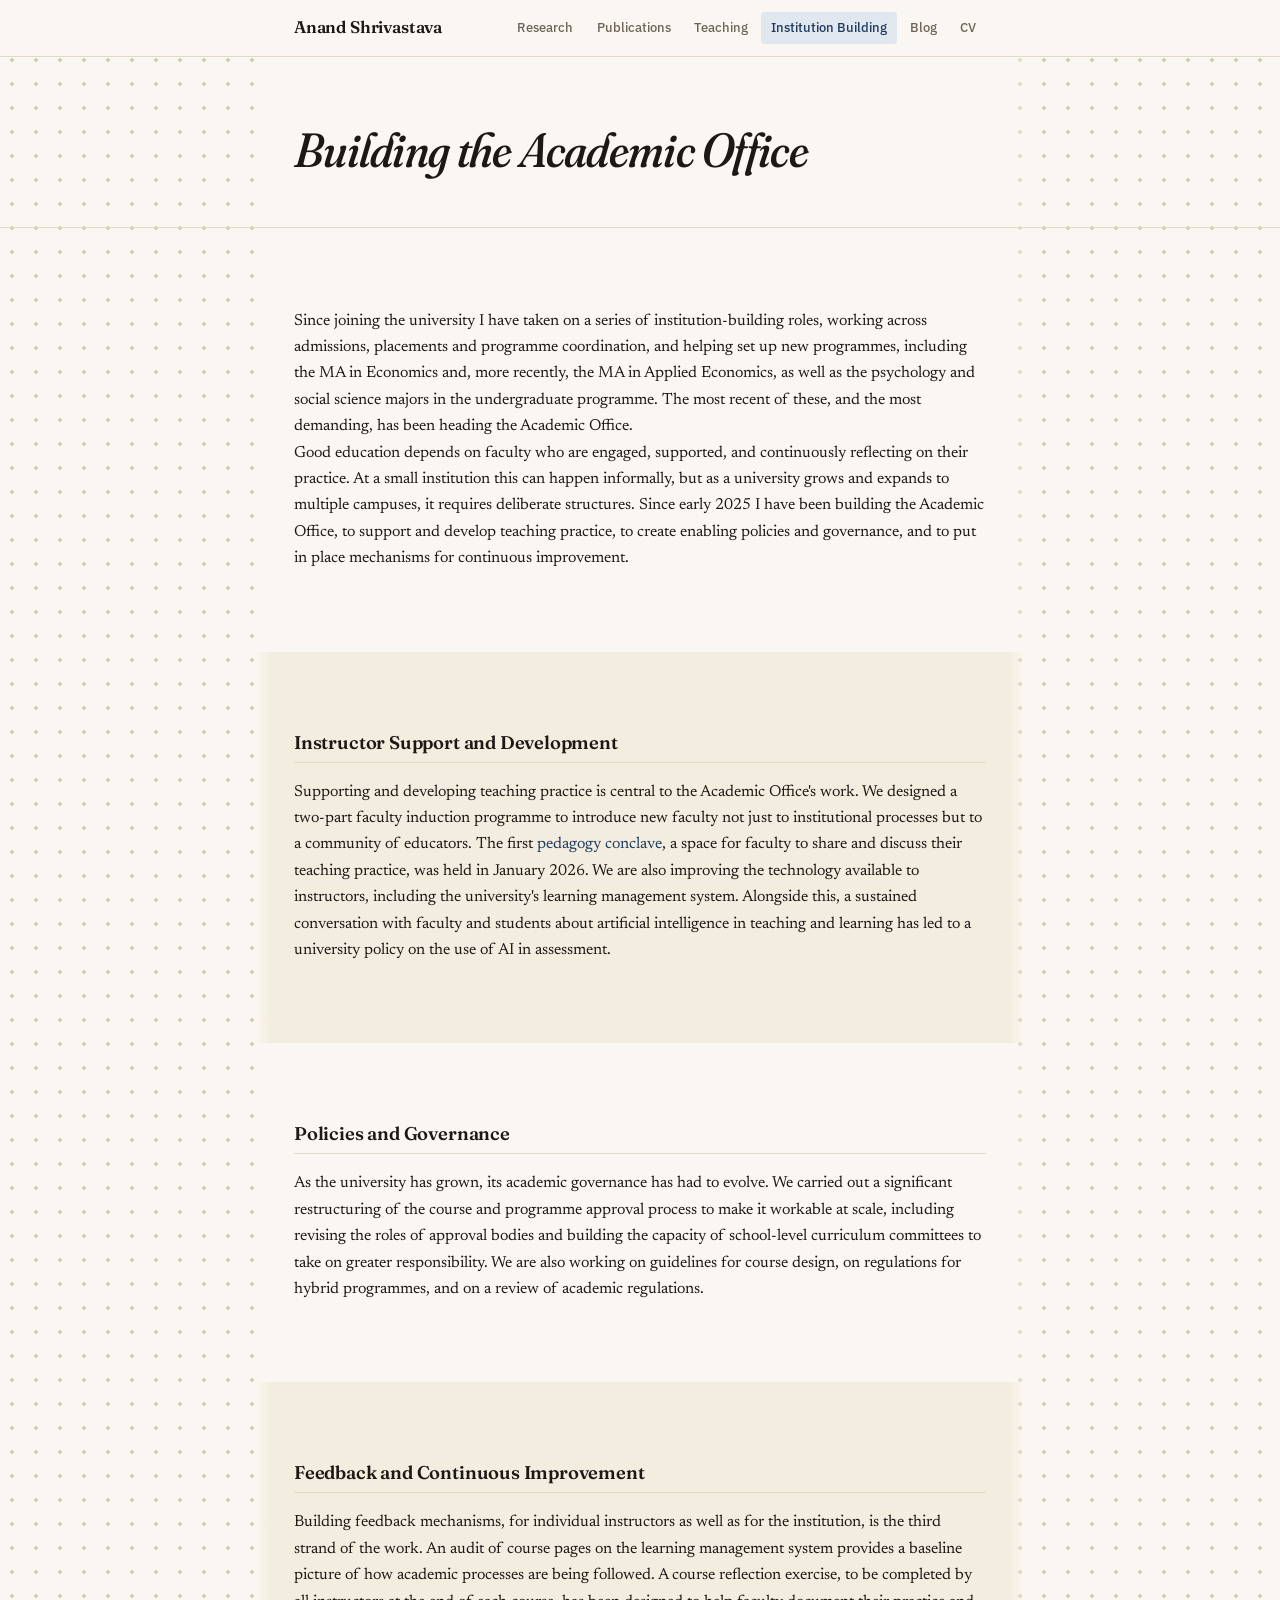
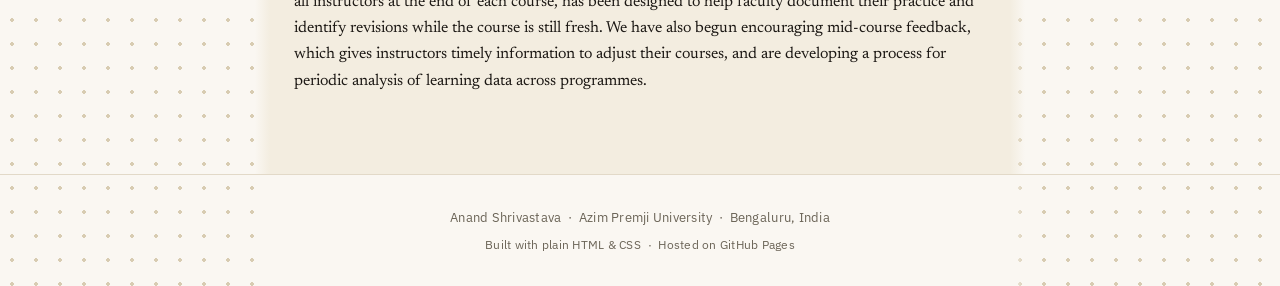
<file: institution-building.html>
<!DOCTYPE html>
<html lang="en">
<head>
  <meta charset="UTF-8" />
  <meta name="viewport" content="width=device-width, initial-scale=1.0" />
  <title>Institution Building — Anand Shrivastava</title>
  <meta name="description" content="Anand Shrivastava's work heading the Academic Office at Azim Premji University." />
  <link rel="canonical" href="https://anandshrivastava.in/institution-building.html" />
  <link rel="preconnect" href="https://fonts.googleapis.com" />
  <link rel="preconnect" href="https://fonts.gstatic.com" crossorigin />
  <link href="https://fonts.googleapis.com/css2?family=Fraunces:opsz,wght@9..144,500;9..144,600;9..144,700&family=IBM+Plex+Sans:wght@400;500;600&family=Newsreader:ital,wght@0,400;0,500;1,400;1,500&display=swap" rel="stylesheet" />
  <meta property="og:type" content="website" />
  <meta property="og:url" content="https://anandshrivastava.in/institution-building.html" />
  <meta property="og:title" content="Institution Building — Anand Shrivastava" />
  <meta property="og:description" content="Anand Shrivastava's work heading the Academic Office at Azim Premji University." />
  <meta property="og:image" content="https://anandshrivastava.in/photo.jpg" />
  <meta name="twitter:card" content="summary" />
  <link rel="icon" type="image/svg+xml" href="favicon.svg" />
  <link rel="stylesheet" href="style.css" />
</head>

<body>

  <header id="topnav">
    <div class="container">
      <a href="index.html" class="nav-name">Anand Shrivastava</a>
      <nav aria-label="Site sections">
        <a href="research.html">Research</a>
        <a href="publications.html">Publications</a>
        <a href="teaching.html">Teaching</a>
        <a href="institution-building.html" class="active">Institution Building</a>
        <a href="blog.html">Blog</a>
        <a href="index.html#cv">CV</a>
      </nav>
    </div>
  </header>

  <!-- PAGE HEADER -->
  <div class="page-header">
    <div class="container">
      <h1>Building the Academic Office</h1>
    </div>
  </div>

  <!-- INTRO -->
  <section id="institution-intro">
    <div class="container">
      <p>Since joining the university I have taken on a series of institution-building roles, working across admissions, placements and programme coordination, and helping set up new programmes, including the MA in Economics and, more recently, the MA in Applied Economics, as well as the psychology and social science majors in the undergraduate programme. The most recent of these, and the most demanding, has been heading the Academic Office.</p>
      <p>Good education depends on faculty who are engaged, supported, and continuously reflecting on their practice. At a small institution this can happen informally, but as a university grows and expands to multiple campuses, it requires deliberate structures. Since early 2025 I have been building the Academic Office, to support and develop teaching practice, to create enabling policies and governance, and to put in place mechanisms for continuous improvement.</p>
    </div>
  </section>

  <!-- INSTRUCTOR SUPPORT -->
  <section id="instructor-support">
    <div class="container">
      <h2 class="subsection-title">Instructor Support and Development</h2>
      <p>Supporting and developing teaching practice is central to the Academic Office's work. We designed a two-part faculty induction programme to introduce new faculty not just to institutional processes but to a community of educators. The first <a href="https://azimpremjiuniversity.edu.in/news/2026/pedagogy-conclave-azim-premji-university" target="_blank" rel="noopener">pedagogy conclave</a>, a space for faculty to share and discuss their teaching practice, was held in January 2026. We are also improving the technology available to instructors, including the university's learning management system. Alongside this, a sustained conversation with faculty and students about artificial intelligence in teaching and learning has led to a university policy on the use of AI in assessment.</p>
    </div>
  </section>

  <!-- POLICIES AND GOVERNANCE -->
  <section id="policies-governance">
    <div class="container">
      <h2 class="subsection-title">Policies and Governance</h2>
      <p>As the university has grown, its academic governance has had to evolve. We carried out a significant restructuring of the course and programme approval process to make it workable at scale, including revising the roles of approval bodies and building the capacity of school-level curriculum committees to take on greater responsibility. We are also working on guidelines for course design, on regulations for hybrid programmes, and on a review of academic regulations.</p>
    </div>
  </section>

  <!-- FEEDBACK AND CONTINUOUS IMPROVEMENT -->
  <section id="feedback-improvement">
    <div class="container">
      <h2 class="subsection-title">Feedback and Continuous Improvement</h2>
      <p>Building feedback mechanisms, for individual instructors as well as for the institution, is the third strand of the work. An audit of course pages on the learning management system provides a baseline picture of how academic processes are being followed. A course reflection exercise, to be completed by all instructors at the end of each course, has been designed to help faculty document their practice and identify revisions while the course is still fresh. We have also begun encouraging mid-course feedback, which gives instructors timely information to adjust their courses, and are developing a process for periodic analysis of learning data across programmes.</p>
    </div>
  </section>

  <footer>
    <div class="container">
      <p>
        Anand Shrivastava &nbsp;·&nbsp;
        <a href="https://azimpremjiuniversity.edu.in/people/anand-shrivastava" target="_blank" rel="noopener">Azim Premji University</a>
        &nbsp;·&nbsp; Bengaluru, India
      </p>
      <p style="margin-top:0.4rem; font-size:0.75rem;">
        Built with plain HTML &amp; CSS &nbsp;·&nbsp; Hosted on
        <a href="https://pages.github.com" target="_blank" rel="noopener">GitHub Pages</a>
      </p>
    </div>
  </footer>

</body>
</html>
</file>
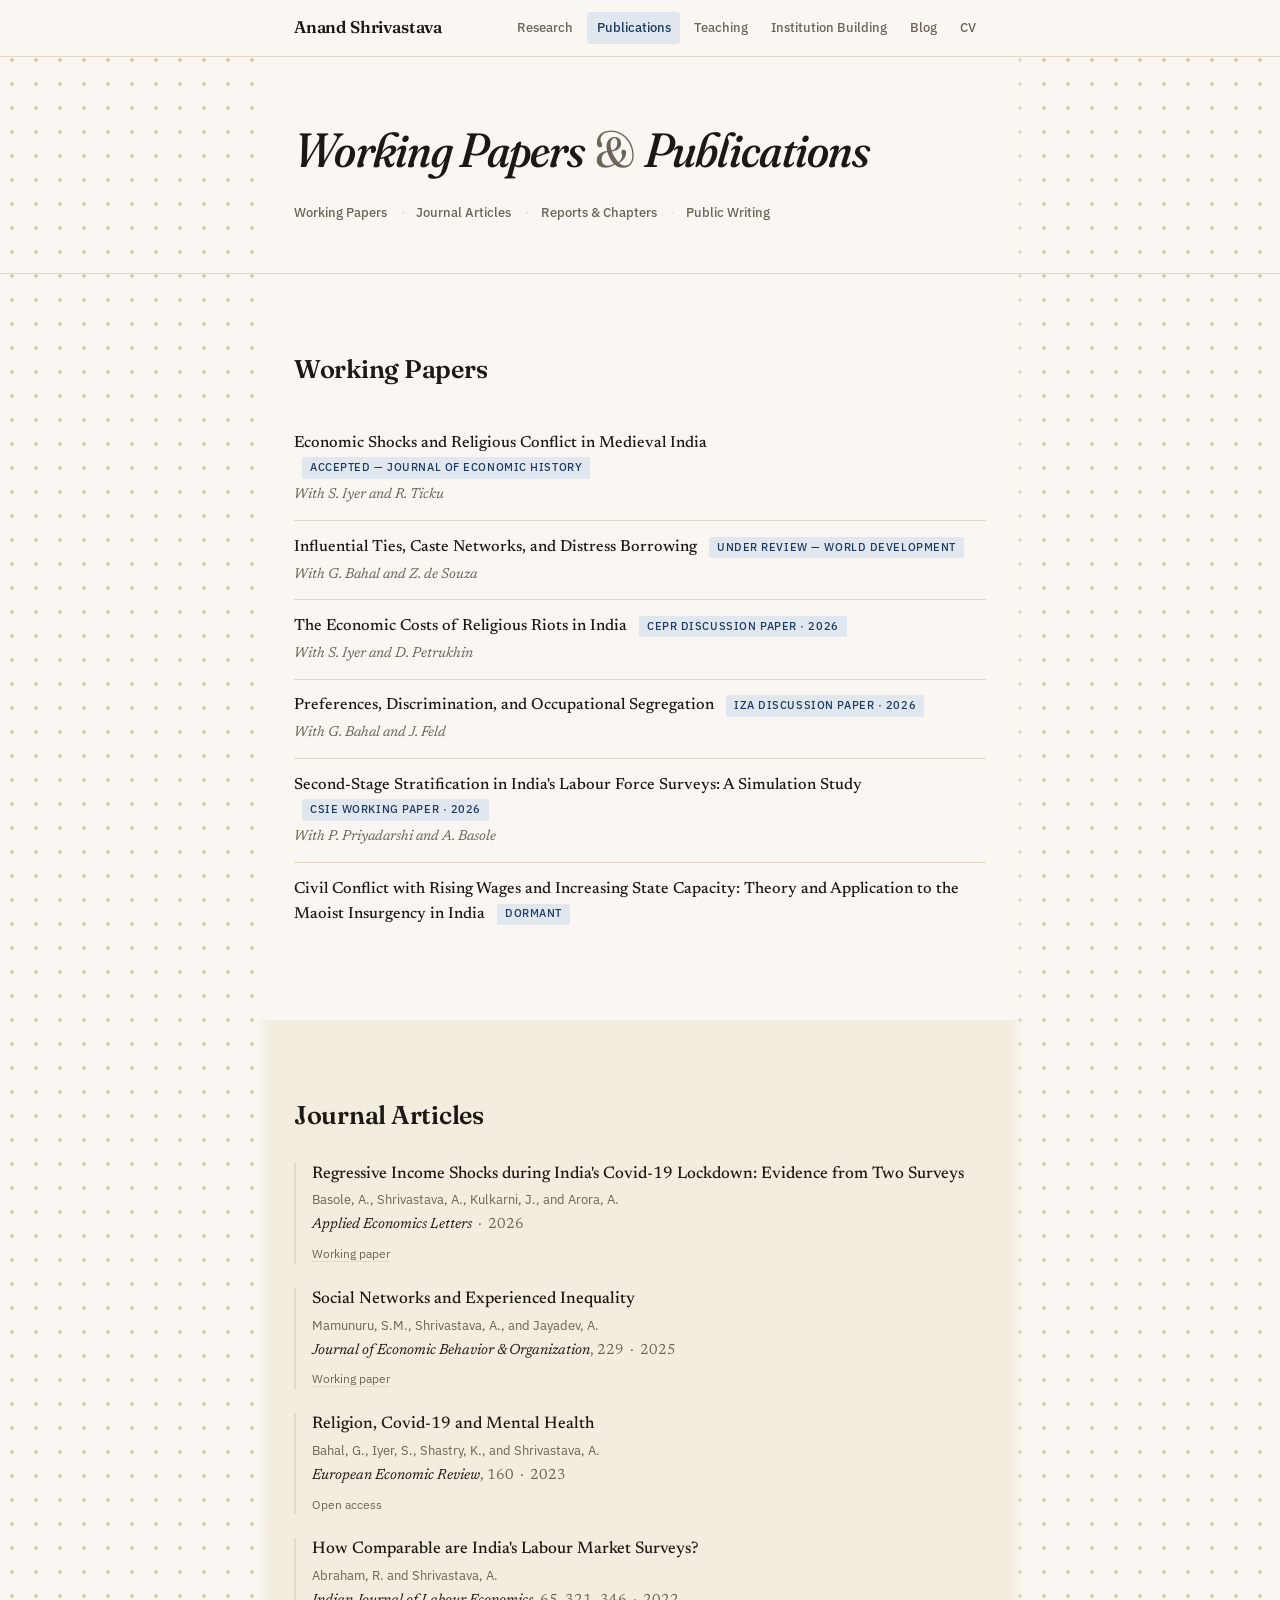
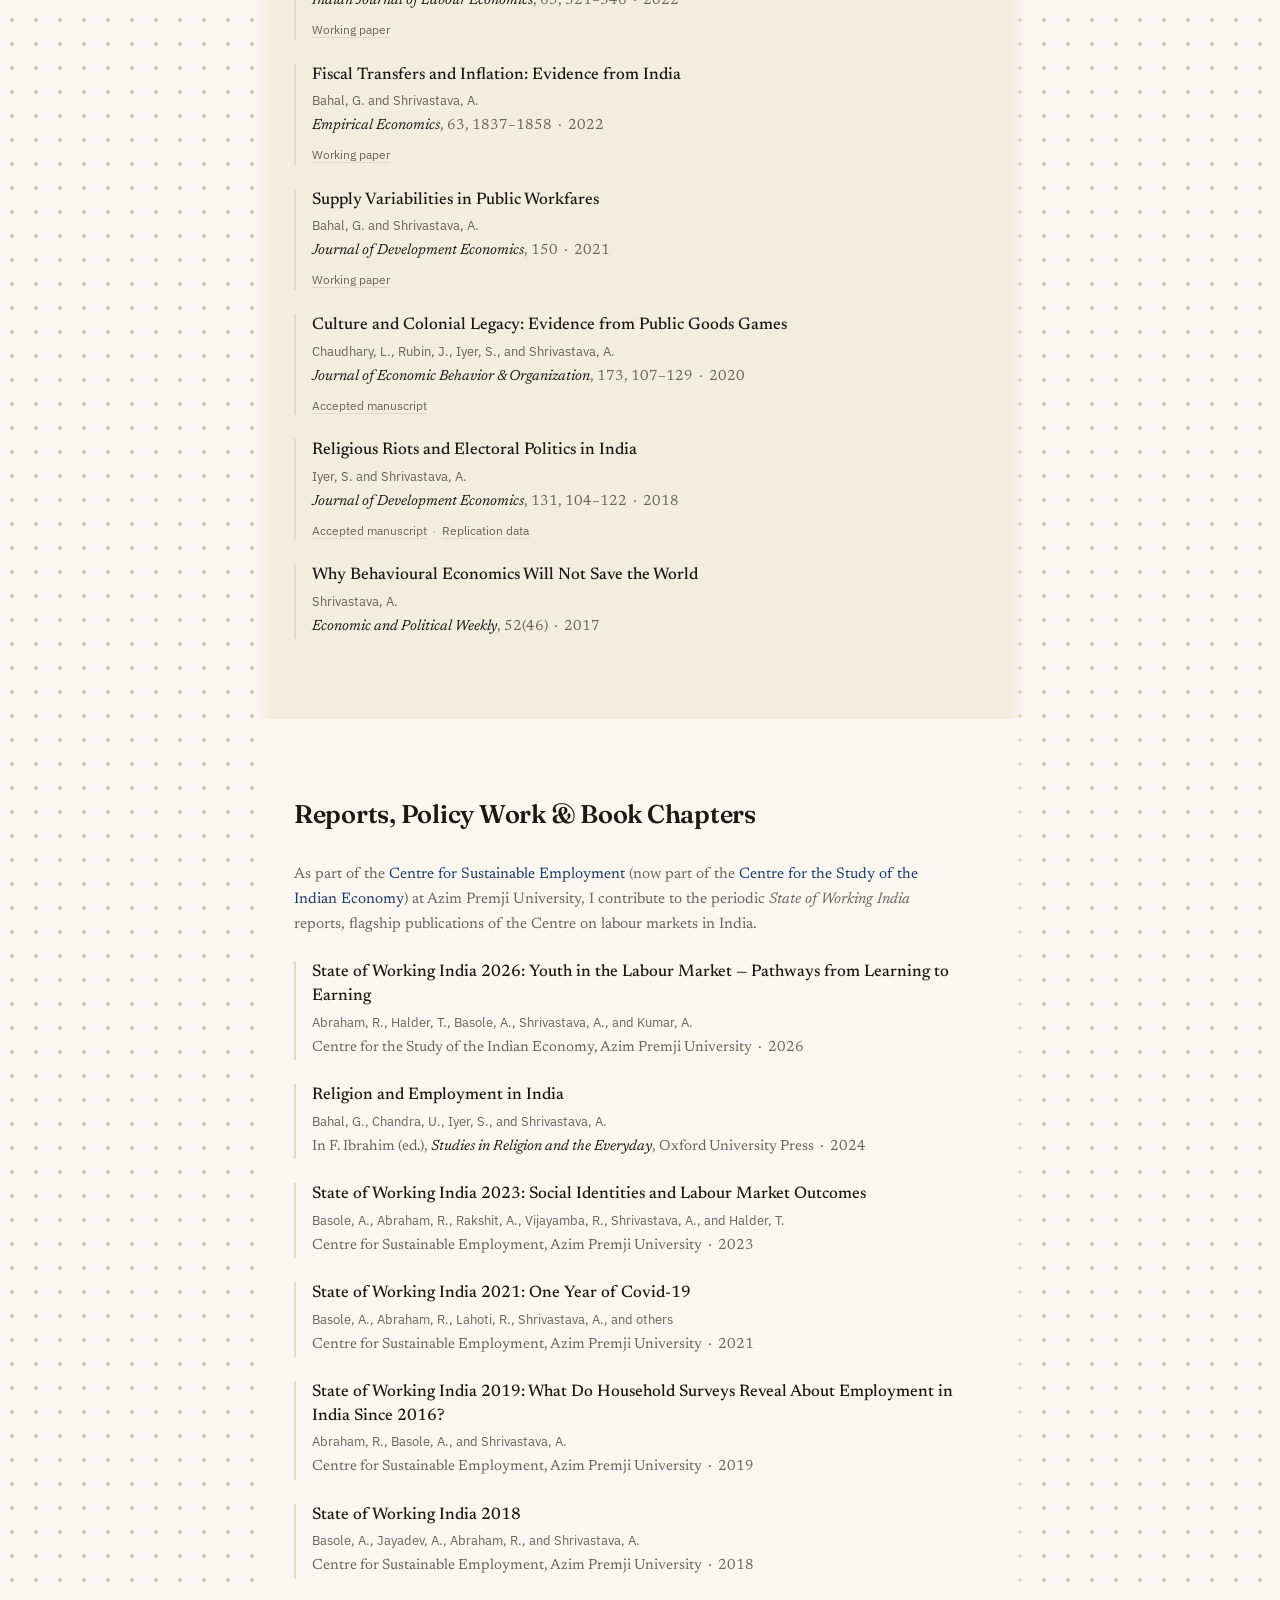
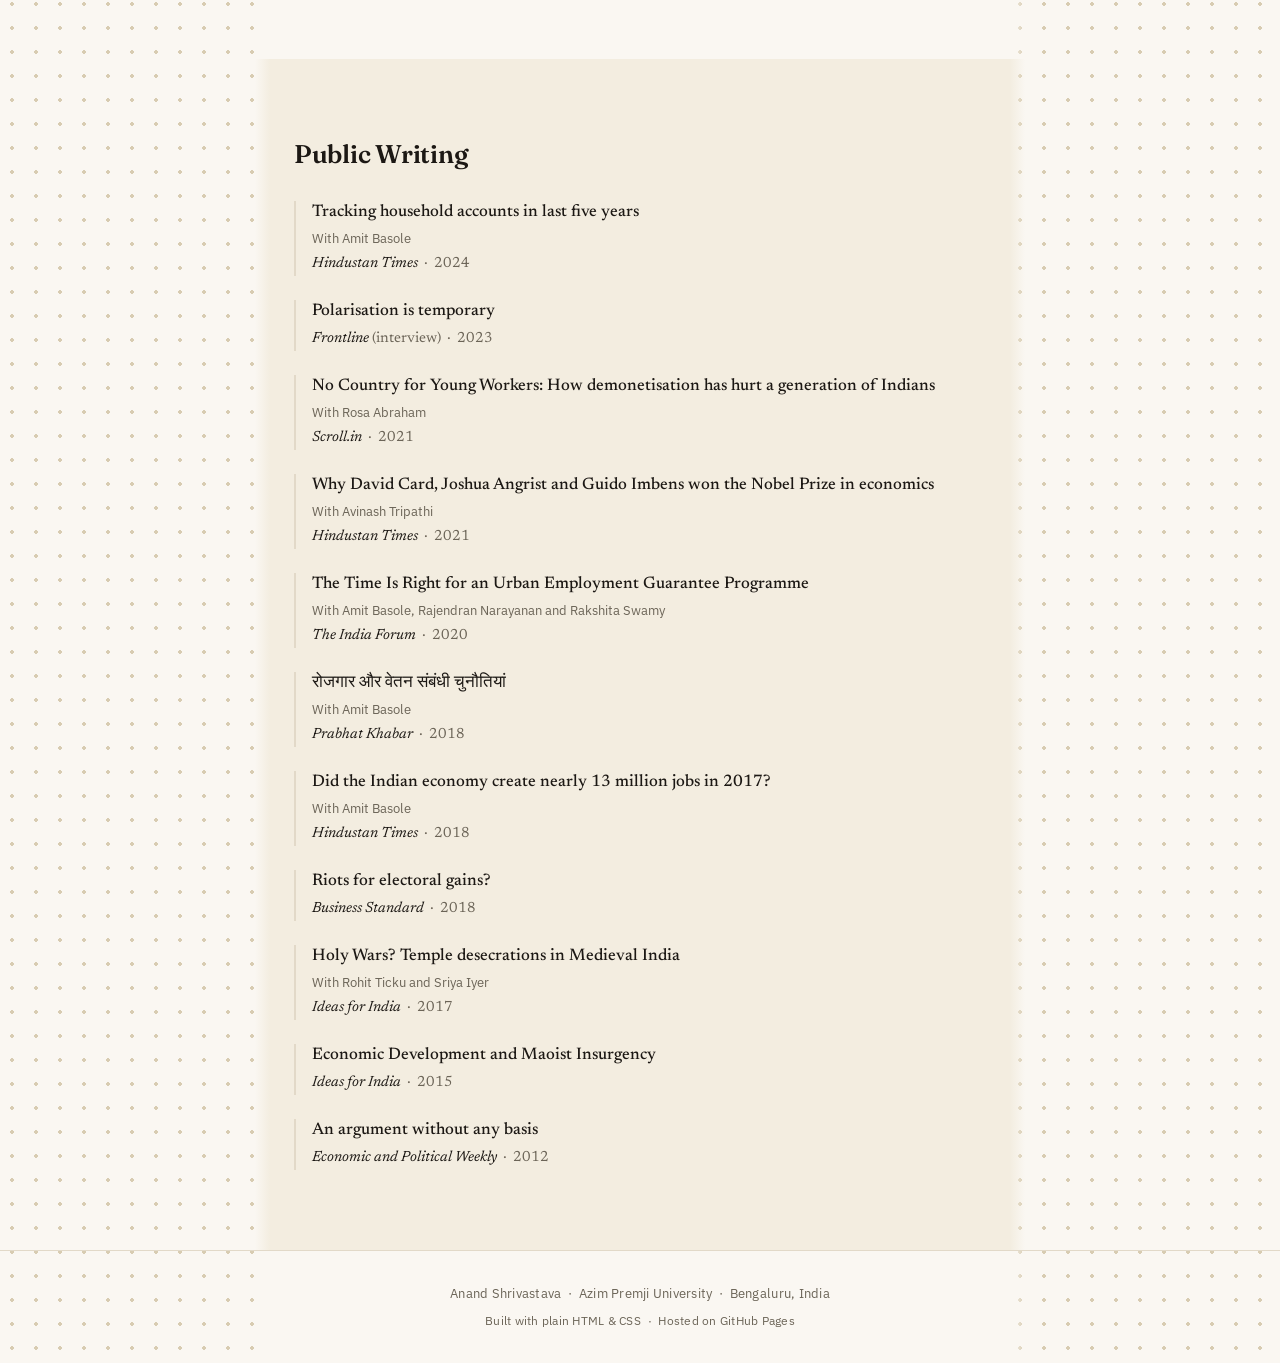
<file: publications.html>
<!DOCTYPE html>
<html lang="en">
<head>
  <meta charset="UTF-8" />
  <meta name="viewport" content="width=device-width, initial-scale=1.0" />
  <title>Publications — Anand Shrivastava</title>
  <meta name="description" content="Working papers and publications of Anand Shrivastava, Associate Professor of Economics at Azim Premji University." />
  <link rel="canonical" href="https://anandshrivastava.in/publications.html" />
  <meta property="og:type" content="website" />
  <meta property="og:url" content="https://anandshrivastava.in/publications.html" />
  <meta property="og:title" content="Publications — Anand Shrivastava" />
  <meta property="og:description" content="Working papers and publications of Anand Shrivastava, Associate Professor of Economics at Azim Premji University." />
  <meta property="og:image" content="https://anandshrivastava.in/photo.jpg" />
  <meta name="twitter:card" content="summary" />
  <link rel="icon" type="image/svg+xml" href="favicon.svg" />
  <link rel="preconnect" href="https://fonts.googleapis.com" />
  <link rel="preconnect" href="https://fonts.gstatic.com" crossorigin />
  <link href="https://fonts.googleapis.com/css2?family=Fraunces:opsz,wght@9..144,500;9..144,600;9..144,700&family=IBM+Plex+Sans:wght@400;500;600&family=Newsreader:ital,wght@0,400;0,500;1,400;1,500&display=swap" rel="stylesheet" />
  <link rel="stylesheet" href="style.css" />
</head>

<body>

  <header id="topnav">
    <div class="container">
      <a href="index.html" class="nav-name">Anand Shrivastava</a>
      <nav aria-label="Site sections">
        <a href="research.html">Research</a>
        <a href="publications.html" class="active">Publications</a>
        <a href="teaching.html">Teaching</a>
        <a href="institution-building.html">Institution Building</a>
        <a href="blog.html">Blog</a>
        <a href="index.html#cv">CV</a>
      </nav>
    </div>
  </header>

  <!-- PAGE HEADER -->
  <div class="page-header">
    <div class="container">
      <h1>Working Papers <span class="amp">&amp;</span> Publications</h1>
      <nav class="page-nav" aria-label="Sections on this page">
        <a href="#working-papers">Working Papers</a>
        <a href="#journal-articles">Journal Articles</a>
        <a href="#reports">Reports &amp; Chapters</a>
        <a href="#public-writing">Public Writing</a>
      </nav>
    </div>
  </div>

  <!-- WORKING PAPERS -->
  <section id="working-papers">
    <div class="container">
      <h2 class="section-title">Working Papers</h2>

      <ul class="project-list">
        <li>
          <a href="https://www.repository.cam.ac.uk/items/71fce11d-76ce-46db-8c3c-b0cc494faced" target="_blank" rel="noopener"><strong>Economic Shocks and Religious Conflict in Medieval India</strong></a>
          <span class="pub-badge">Accepted — Journal of Economic History</span>
          <span class="project-collab">With S. Iyer and R. Ticku</span>
        </li>
        <li>
          <a href="https://papers.ssrn.com/sol3/papers.cfm?abstract_id=4843958" target="_blank" rel="noopener"><strong>Influential Ties, Caste Networks, and Distress Borrowing</strong></a>
          <span class="pub-badge">Under Review — World Development</span>
          <span class="project-collab">With G. Bahal and Z. de Souza</span>
        </li>
        <li>
          <a href="https://cepr.org/publications/dp21638" target="_blank" rel="noopener"><strong>The Economic Costs of Religious Riots in India</strong></a>
          <span class="pub-badge">CEPR Discussion Paper · 2026</span>
          <span class="project-collab">With S. Iyer and D. Petrukhin</span>
        </li>
        <li>
          <a href="https://docs.iza.org/dp18843.pdf" target="_blank" rel="noopener"><strong>Preferences, Discrimination, and Occupational Segregation</strong></a>
          <span class="pub-badge">IZA Discussion Paper · 2026</span>
          <span class="project-collab">With G. Bahal and J. Feld</span>
        </li>
        <li>
          <a href="https://publications.azimpremjiuniversity.edu.in/7626/" target="_blank" rel="noopener"><strong>Second-Stage Stratification in India's Labour Force Surveys: A Simulation Study</strong></a>
          <span class="pub-badge">CSIE Working Paper · 2026</span>
          <span class="project-collab">With P. Priyadarshi and A. Basole</span>
        </li>
        <li>
          <a href="Civil_conflict_Shrivastava_Nov_16.pdf" target="_blank" rel="noopener"><strong>Civil Conflict with Rising Wages and Increasing State Capacity: Theory and Application to the Maoist Insurgency in India</strong></a>
          <span class="pub-badge">Dormant</span>
        </li>
      </ul>
    </div>
  </section>

  <!-- JOURNAL ARTICLES -->
  <section id="journal-articles">
    <div class="container">
      <h2 class="section-title">Journal Articles</h2>

      <div class="pub-list">

        <div class="pub-item">
          <p class="pub-title"><a href="https://doi.org/10.1080/13504851.2026.2685216" target="_blank" rel="noopener">Regressive Income Shocks during India's Covid-19 Lockdown: Evidence from Two Surveys</a></p>
          <p class="pub-authors">Basole, A., Shrivastava, A., Kulkarni, J., and Arora, A.</p>
          <p class="pub-venue"><em>Applied Economics Letters</em> &nbsp;·&nbsp; 2026</p>
          <p class="pub-access"><a href="papers/basole-etal-regressive-income-shocks-wp58-2024.pdf">Working paper</a></p>
        </div>

        <div class="pub-item">
          <p class="pub-title"><a href="https://doi.org/10.1016/j.jebo.2024.106799" target="_blank" rel="noopener">Social Networks and Experienced Inequality</a></p>
          <p class="pub-authors">Mamunuru, S.M., Shrivastava, A., and Jayadev, A.</p>
          <p class="pub-venue"><em>Journal of Economic Behavior &amp; Organization</em>, 229 &nbsp;·&nbsp; 2025</p>
          <p class="pub-access"><a href="papers/mamunuru-etal-social-networks-experienced-inequality.pdf">Working paper</a></p>
        </div>

        <div class="pub-item">
          <p class="pub-title"><a href="https://doi.org/10.1016/j.euroecorev.2023.104621" target="_blank" rel="noopener">Religion, Covid-19 and Mental Health</a></p>
          <p class="pub-authors">Bahal, G., Iyer, S., Shastry, K., and Shrivastava, A.</p>
          <p class="pub-venue"><em>European Economic Review</em>, 160 &nbsp;·&nbsp; 2023</p>
          <p class="pub-access">Open access</p>
        </div>

        <div class="pub-item">
          <p class="pub-title"><a href="https://doi.org/10.1007/s41027-022-00381-x" target="_blank" rel="noopener">How Comparable are India's Labour Market Surveys?</a></p>
          <p class="pub-authors">Abraham, R. and Shrivastava, A.</p>
          <p class="pub-venue"><em>Indian Journal of Labour Economics</em>, 65, 321–346 &nbsp;·&nbsp; 2022</p>
          <p class="pub-access"><a href="papers/abraham-shrivastava-labour-surveys-wp45-2022.pdf">Working paper</a></p>
        </div>

        <div class="pub-item">
          <p class="pub-title"><a href="https://doi.org/10.1007/s00181-021-02195-0" target="_blank" rel="noopener">Fiscal Transfers and Inflation: Evidence from India</a></p>
          <p class="pub-authors">Bahal, G. and Shrivastava, A.</p>
          <p class="pub-venue"><em>Empirical Economics</em>, 63, 1837–1858 &nbsp;·&nbsp; 2022</p>
          <p class="pub-access"><a href="papers/bahal-shrivastava-fiscal-transfers-uwa-dp20-12.pdf">Working paper</a></p>
        </div>

        <div class="pub-item">
          <p class="pub-title"><a href="https://doi.org/10.1016/j.jdeveco.2020.102608" target="_blank" rel="noopener">Supply Variabilities in Public Workfares</a></p>
          <p class="pub-authors">Bahal, G. and Shrivastava, A.</p>
          <p class="pub-venue"><em>Journal of Development Economics</em>, 150 &nbsp;·&nbsp; 2021</p>
          <p class="pub-access"><a href="papers/bahal-shrivastava-supply-variabilities-2020.pdf">Working paper</a></p>
        </div>

        <div class="pub-item">
          <p class="pub-title"><a href="https://doi.org/10.1016/j.jebo.2020.03.005" target="_blank" rel="noopener">Culture and Colonial Legacy: Evidence from Public Goods Games</a></p>
          <p class="pub-authors">Chaudhary, L., Rubin, J., Iyer, S., and Shrivastava, A.</p>
          <p class="pub-venue"><em>Journal of Economic Behavior &amp; Organization</em>, 173, 107–129 &nbsp;·&nbsp; 2020</p>
          <p class="pub-access"><a href="papers/chaudhary-etal-culture-colonial-legacy-2020.pdf">Accepted manuscript</a></p>
        </div>

        <div class="pub-item">
          <p class="pub-title"><a href="https://doi.org/10.1016/j.jdeveco.2017.11.003" target="_blank" rel="noopener">Religious Riots and Electoral Politics in India</a></p>
          <p class="pub-authors">Iyer, S. and Shrivastava, A.</p>
          <p class="pub-venue"><em>Journal of Development Economics</em>, 131, 104–122 &nbsp;·&nbsp; 2018</p>
          <p class="pub-access"><a href="papers/iyer-shrivastava-religious-riots-2017.pdf">Accepted manuscript</a> <span class="pub-sep">·</span> <a href="papers/iyer-shrivastava-religious-riots-replication.zip">Replication data</a></p>
        </div>

        <div class="pub-item">
          <p class="pub-title"><a href="https://www.epw.in/journal/2017/46/commentary/why-behavioural-economics-will-not-save-world.html" target="_blank" rel="noopener">Why Behavioural Economics Will Not Save the World</a></p>
          <p class="pub-authors">Shrivastava, A.</p>
          <p class="pub-venue"><em>Economic and Political Weekly</em>, 52(46) &nbsp;·&nbsp; 2017</p>
        </div>

      </div>
    </div>
  </section>

  <!-- REPORTS, POLICY WORK & BOOK CHAPTERS -->
  <section id="reports">
    <div class="container">
      <h2 class="section-title">Reports, Policy Work &amp; Book Chapters</h2>
      <p style="font-size:0.95rem; color:var(--muted); max-width:640px; margin-bottom:1.5rem;">
        As part of the <a href="https://cse.azimpremjiuniversity.edu.in" target="_blank" rel="noopener">Centre for Sustainable Employment</a>
        (now part of the <a href="https://azimpremjiuniversity.edu.in/centre-for-the-study-of-the-indian-economy-csie" target="_blank" rel="noopener">Centre for the Study of the Indian Economy</a>)
        at Azim Premji University, I contribute to the periodic <em>State of Working India</em>
        reports, flagship publications of the Centre on labour markets in India.
      </p>

      <div class="pub-list">

        <div class="pub-item">
          <p class="pub-title"><a href="https://azimpremjiuniversity.edu.in/publications/2026/report/swi-2026" target="_blank" rel="noopener">State of Working India 2026: Youth in the Labour Market — Pathways from Learning to Earning</a></p>
          <p class="pub-authors">Abraham, R., Halder, T., Basole, A., Shrivastava, A., and Kumar, A.</p>
          <p class="pub-venue">Centre for the Study of the Indian Economy, Azim Premji University &nbsp;·&nbsp; 2026</p>
        </div>

        <div class="pub-item">
          <p class="pub-title"><a href="https://academic.oup.com/book/56170/chapter-abstract/442936801" target="_blank" rel="noopener">Religion and Employment in India</a></p>
          <p class="pub-authors">Bahal, G., Chandra, U., Iyer, S., and Shrivastava, A.</p>
          <p class="pub-venue">In F. Ibrahim (ed.), <em>Studies in Religion and the Everyday</em>, Oxford University Press &nbsp;·&nbsp; 2024</p>
        </div>

        <div class="pub-item">
          <p class="pub-title"><a href="https://azimpremjiuniversity.edu.in/publications/2023/report/state-of-working-india-2023-social-identities-and-labour-market-outcomes" target="_blank" rel="noopener">State of Working India 2023: Social Identities and Labour Market Outcomes</a></p>
          <p class="pub-authors">Basole, A., Abraham, R., Rakshit, A., Vijayamba, R., Shrivastava, A., and Halder, T.</p>
          <p class="pub-venue">Centre for Sustainable Employment, Azim Premji University &nbsp;·&nbsp; 2023</p>
        </div>

        <div class="pub-item">
          <p class="pub-title"><a href="https://azimpremjiuniversity.edu.in/publications/2021/report/state-of-working-india-2021-one-year-of-covid-19" target="_blank" rel="noopener">State of Working India 2021: One Year of Covid-19</a></p>
          <p class="pub-authors">Basole, A., Abraham, R., Lahoti, R., Shrivastava, A., and others</p>
          <p class="pub-venue">Centre for Sustainable Employment, Azim Premji University &nbsp;·&nbsp; 2021</p>
        </div>

        <div class="pub-item">
          <p class="pub-title"><a href="https://azimpremjiuniversity.edu.in/publications/2019/report/state-of-working-india-2019" target="_blank" rel="noopener">State of Working India 2019: What Do Household Surveys Reveal About Employment in India Since 2016?</a></p>
          <p class="pub-authors">Abraham, R., Basole, A., and Shrivastava, A.</p>
          <p class="pub-venue">Centre for Sustainable Employment, Azim Premji University &nbsp;·&nbsp; 2019</p>
        </div>

        <div class="pub-item">
          <p class="pub-title"><a href="https://azimpremjiuniversity.edu.in/publications/2018/report/state-of-working-india-2018" target="_blank" rel="noopener">State of Working India 2018</a></p>
          <p class="pub-authors">Basole, A., Jayadev, A., Abraham, R., and Shrivastava, A.</p>
          <p class="pub-venue">Centre for Sustainable Employment, Azim Premji University &nbsp;·&nbsp; 2018</p>
        </div>

      </div>
    </div>
  </section>

  <!-- PUBLIC WRITING -->
  <section id="public-writing">
    <div class="container">
      <h2 class="section-title">Public Writing</h2>
      <ul class="pub-list">

        <li class="pub-item">
          <p class="pub-title"><a href="https://www.hindustantimes.com/editors-pick/number-theory-tracking-household-accounts-in-last-5-years-101715652568157.html" target="_blank" rel="noopener">Tracking household accounts in last five years</a></p>
          <p class="pub-authors">With Amit Basole</p>
          <p class="pub-venue"><em>Hindustan Times</em> &nbsp;·&nbsp; 2024</p>
        </li>

        <li class="pub-item">
          <p class="pub-title"><a href="https://frontline.thehindu.com/politics/interview-anand-shrivastava-on-link-between-bjp-electoral-vote-share-and-communal-riots-in-parts-of-india/article67018271.ece" target="_blank" rel="noopener">Polarisation is temporary</a></p>
          <p class="pub-venue"><em>Frontline</em> (interview) &nbsp;·&nbsp; 2023</p>
        </li>

        <li class="pub-item">
          <p class="pub-title"><a href="https://scroll.in/article/1009877/no-country-for-young-workers-how-demonetisation-has-hurt-a-generation-of-indians" target="_blank" rel="noopener">No Country for Young Workers: How demonetisation has hurt a generation of Indians</a></p>
          <p class="pub-authors">With Rosa Abraham</p>
          <p class="pub-venue"><em>Scroll.in</em> &nbsp;·&nbsp; 2021</p>
        </li>

        <li class="pub-item">
          <p class="pub-title"><a href="https://www.hindustantimes.com/opinion/why-david-card-joshua-angrist-and-guido-imbens-won-the-nobel-prize-in-economics-101633964046500.html" target="_blank" rel="noopener">Why David Card, Joshua Angrist and Guido Imbens won the Nobel Prize in economics</a></p>
          <p class="pub-authors">With Avinash Tripathi</p>
          <p class="pub-venue"><em>Hindustan Times</em> &nbsp;·&nbsp; 2021</p>
        </li>

        <li class="pub-item">
          <p class="pub-title"><a href="https://www.theindiaforum.in/article/time-right-urban-employment-guarantee-programme" target="_blank" rel="noopener">The Time Is Right for an Urban Employment Guarantee Programme</a></p>
          <p class="pub-authors">With Amit Basole, Rajendran Narayanan and Rakshita Swamy</p>
          <p class="pub-venue"><em>The India Forum</em> &nbsp;·&nbsp; 2020</p>
        </li>

        <li class="pub-item">
          <p class="pub-title"><a href="https://www.prabhatkhabar.com/opinion/1211384" target="_blank" rel="noopener">रोजगार और वेतन संबंधी चुनौतियां</a></p>
          <p class="pub-authors">With Amit Basole</p>
          <p class="pub-venue"><em>Prabhat Khabar</em> &nbsp;·&nbsp; 2018</p>
        </li>

        <li class="pub-item">
          <p class="pub-title"><a href="https://www.hindustantimes.com/india-news/did-the-indian-economy-create-nearly-13-million-jobs-in-2017/story-2UJHNBwwAkC0rpLv65xFZI.html" target="_blank" rel="noopener">Did the Indian economy create nearly 13 million jobs in 2017?</a></p>
          <p class="pub-authors">With Amit Basole</p>
          <p class="pub-venue"><em>Hindustan Times</em> &nbsp;·&nbsp; 2018</p>
        </li>

        <li class="pub-item">
          <p class="pub-title"><a href="https://www.business-standard.com/article/opinion/riots-for-electoral-gains-118050301496_1.html" target="_blank" rel="noopener">Riots for electoral gains?</a></p>
          <p class="pub-venue"><em>Business Standard</em> &nbsp;·&nbsp; 2018</p>
        </li>

        <li class="pub-item">
          <p class="pub-title"><a href="https://www.ideasforindia.in/topics/social-identity/holy-wars-temple-desecrations-in-medieval-india.html" target="_blank" rel="noopener">Holy Wars? Temple desecrations in Medieval India</a></p>
          <p class="pub-authors">With Rohit Ticku and Sriya Iyer</p>
          <p class="pub-venue"><em>Ideas for India</em> &nbsp;·&nbsp; 2017</p>
        </li>

        <li class="pub-item">
          <p class="pub-title"><a href="https://www.ideasforindia.in/topics/governance/economic-development-and-maoist-insurgency.html" target="_blank" rel="noopener">Economic Development and Maoist Insurgency</a></p>
          <p class="pub-venue"><em>Ideas for India</em> &nbsp;·&nbsp; 2015</p>
        </li>

        <li class="pub-item">
          <p class="pub-title"><a href="https://www.epw.in/journal/2012/38/discussion/child-sex-ratio-and-sex-selection.html" target="_blank" rel="noopener">An argument without any basis</a></p>
          <p class="pub-venue"><em>Economic and Political Weekly</em> &nbsp;·&nbsp; 2012</p>
        </li>
      </ul>
    </div>
  </section>

  <footer>
    <div class="container">
      <p>
        Anand Shrivastava &nbsp;·&nbsp;
        <a href="https://azimpremjiuniversity.edu.in/people/anand-shrivastava" target="_blank" rel="noopener">Azim Premji University</a>
        &nbsp;·&nbsp; Bengaluru, India
      </p>
      <p style="margin-top:0.4rem; font-size:0.75rem;">
        Built with plain HTML &amp; CSS &nbsp;·&nbsp; Hosted on
        <a href="https://pages.github.com" target="_blank" rel="noopener">GitHub Pages</a>
      </p>
    </div>
  </footer>

</body>
</html>
</file>
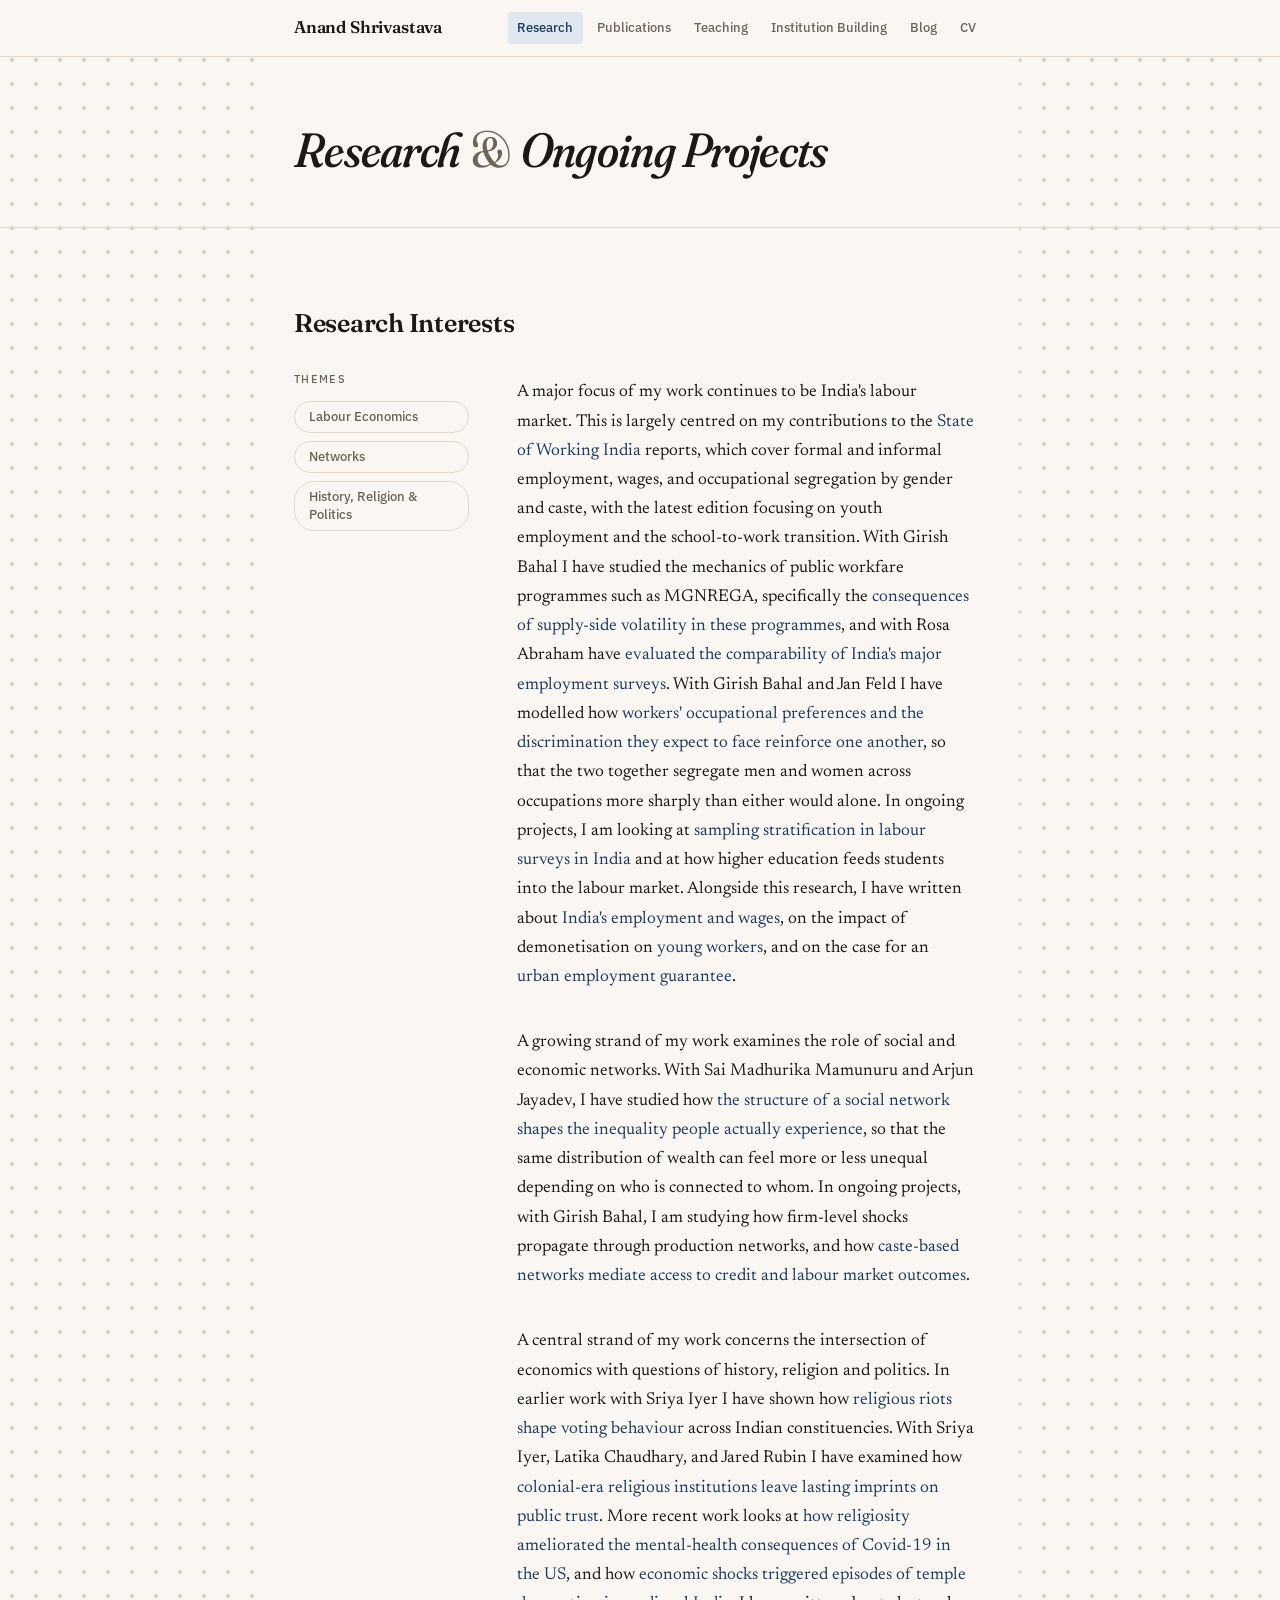
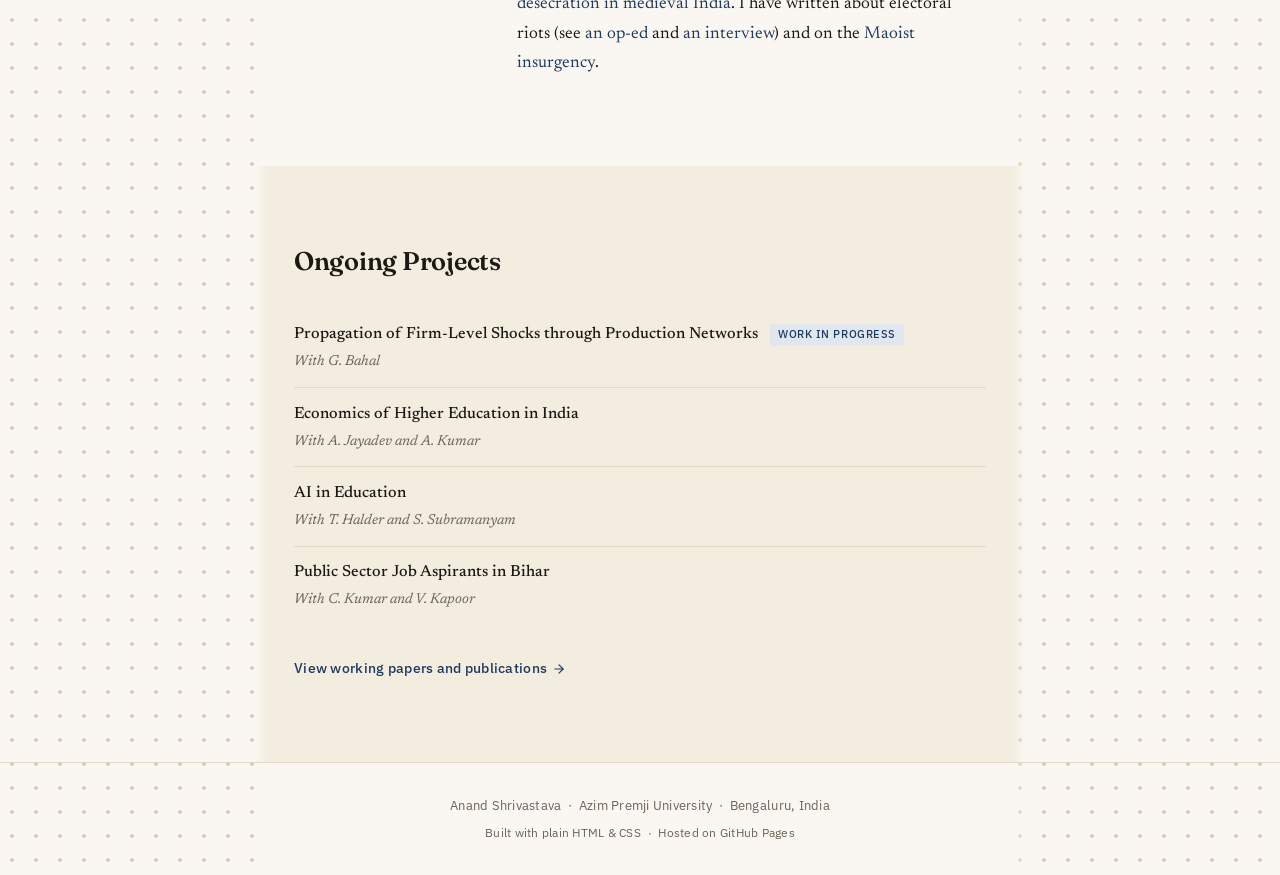
<file: research.html>
<!DOCTYPE html>
<html lang="en">
<head>
  <meta charset="UTF-8" />
  <meta name="viewport" content="width=device-width, initial-scale=1.0" />
  <title>Research — Anand Shrivastava</title>
  <meta name="description" content="Research interests and ongoing projects of Anand Shrivastava, Associate Professor of Economics at Azim Premji University." />
  <link rel="canonical" href="https://anandshrivastava.in/research.html" />
  <link rel="preconnect" href="https://fonts.googleapis.com" />
  <link rel="preconnect" href="https://fonts.gstatic.com" crossorigin />
  <link href="https://fonts.googleapis.com/css2?family=Fraunces:opsz,wght@9..144,500;9..144,600;9..144,700&family=IBM+Plex+Sans:wght@400;500;600&family=Newsreader:ital,wght@0,400;0,500;1,400;1,500&display=swap" rel="stylesheet" />
  <meta property="og:type" content="website" />
  <meta property="og:url" content="https://anandshrivastava.in/research.html" />
  <meta property="og:title" content="Research — Anand Shrivastava" />
  <meta property="og:description" content="Research interests and ongoing projects of Anand Shrivastava, Associate Professor of Economics at Azim Premji University." />
  <meta property="og:image" content="https://anandshrivastava.in/photo.jpg" />
  <meta name="twitter:card" content="summary" />
  <link rel="icon" type="image/svg+xml" href="favicon.svg" />
  <link rel="stylesheet" href="style.css" />
</head>

<body>

  <header id="topnav">
    <div class="container">
      <a href="index.html" class="nav-name">Anand Shrivastava</a>
      <nav aria-label="Site sections">
        <a href="research.html" class="active">Research</a>
        <a href="publications.html">Publications</a>
        <a href="teaching.html">Teaching</a>
        <a href="institution-building.html">Institution Building</a>
        <a href="blog.html">Blog</a>
        <a href="index.html#cv">CV</a>
      </nav>
    </div>
  </header>

  <!-- PAGE HEADER -->
  <div class="page-header">
    <div class="container">
      <h1>Research <span class="amp">&amp;</span> Ongoing Projects</h1>
    </div>
  </div>

  <!-- RESEARCH INTERESTS -->
  <section id="research">
    <div class="container">
      <h2 class="section-title">Research Interests</h2>

      <div class="research-layout">

        <aside class="research-sidebar" aria-label="Research themes">
          <p class="sidebar-label">Themes</p>
          <div class="theme-pills">
            <button class="theme-pill" data-theme="labour">Labour Economics</button>
            <button class="theme-pill" data-theme="networks">Networks</button>
            <button class="theme-pill" data-theme="history-religion-politics">History, Religion &amp; Politics</button>
          </div>
        </aside>

        <div class="research-narrative">

          <p class="research-para" id="rp-labour"
             data-themes="labour">
            A major focus of my work continues to be India's labour market. This is
            largely centred on my contributions to the
            <a href="https://azimpremjiuniversity.edu.in/publications/2026/report/swi-2026" target="_blank" rel="noopener">State of Working India</a>
            reports, which cover formal and informal employment, wages, and occupational
            segregation by gender and caste, with the latest edition focusing on youth
            employment and the school-to-work transition. With Girish Bahal I have studied
            the mechanics of public workfare programmes such as MGNREGA, specifically the
            <a href="https://doi.org/10.1016/j.jdeveco.2020.102608" target="_blank" rel="noopener">consequences of supply-side volatility in these programmes</a>,
            and with Rosa Abraham have
            <a href="https://doi.org/10.1007/s41027-022-00381-x" target="_blank" rel="noopener">evaluated the comparability of India's major employment surveys</a>.
            With Girish Bahal and Jan Feld I have modelled how
            <a href="https://docs.iza.org/dp18843.pdf" target="_blank" rel="noopener">workers' occupational preferences and the discrimination they expect to face reinforce one another</a>,
            so that the two together segregate men and women across occupations more sharply than either would alone.
            In ongoing projects, I am looking at
            <a href="https://publications.azimpremjiuniversity.edu.in/7626/" target="_blank" rel="noopener">sampling stratification in labour
            surveys in India</a> and at how higher education feeds students into
            the labour market. Alongside this research, I have written
            about <a href="https://www.hindustantimes.com/india-news/did-the-indian-economy-create-nearly-13-million-jobs-in-2017/story-2UJHNBwwAkC0rpLv65xFZI.html" target="_blank" rel="noopener">India's employment and wages</a>,
            on the impact of demonetisation on
            <a href="https://scroll.in/article/1009877/no-country-for-young-workers-how-demonetisation-has-hurt-a-generation-of-indians" target="_blank" rel="noopener">young workers</a>,
            and on the case for an
            <a href="https://www.theindiaforum.in/article/time-right-urban-employment-guarantee-programme" target="_blank" rel="noopener">urban employment guarantee</a>.
          </p>

          <p class="research-para" id="rp-networks"
             data-themes="networks">
            A growing strand of my work examines the role of social and economic
            networks. With Sai Madhurika Mamunuru and Arjun Jayadev, I have studied how
            <a href="https://doi.org/10.1016/j.jebo.2024.106799" target="_blank" rel="noopener">the structure of a social network shapes the inequality people actually
            experience</a>, so that the same distribution of wealth can feel more or less
            unequal depending on who is connected to whom. In ongoing projects,
            with Girish Bahal, I am studying how firm-level shocks propagate through
            production networks, and how
            <a href="https://papers.ssrn.com/sol3/papers.cfm?abstract_id=4843958" target="_blank" rel="noopener">caste-based networks mediate access to credit and labour market outcomes</a>.
          </p>

          <p class="research-para" id="rp-history"
             data-themes="history-religion-politics">
            A central strand of my work concerns the intersection of economics with
            questions of history, religion and politics. In earlier work with Sriya Iyer
            I have shown how
            <a href="https://doi.org/10.1016/j.jdeveco.2017.11.003" target="_blank" rel="noopener">religious riots shape voting behaviour</a>
            across Indian constituencies. With Sriya Iyer, Latika Chaudhary, and
            Jared Rubin I have examined how
            <a href="https://doi.org/10.1016/j.jebo.2020.03.005" target="_blank" rel="noopener">colonial-era religious institutions leave lasting imprints on public trust</a>. More recent work looks at
            <a href="https://doi.org/10.1016/j.euroecorev.2023.104621" target="_blank" rel="noopener">how religiosity ameliorated the mental-health consequences of Covid-19 in the US</a>, and how
            <a href="https://www.repository.cam.ac.uk/items/71fce11d-76ce-46db-8c3c-b0cc494faced" target="_blank" rel="noopener">economic shocks triggered episodes of temple desecration
            in medieval India</a>.
            I have written about electoral riots (see
            <a href="https://www.business-standard.com/article/opinion/riots-for-electoral-gains-118050301496_1.html" target="_blank" rel="noopener">an op-ed</a>
            and
            <a href="https://frontline.thehindu.com/politics/interview-anand-shrivastava-on-link-between-bjp-electoral-vote-share-and-communal-riots-in-parts-of-india/article67018271.ece" target="_blank" rel="noopener">an interview</a>)
            and on the
            <a href="https://www.ideasforindia.in/topics/governance/economic-development-and-maoist-insurgency.html" target="_blank" rel="noopener">Maoist insurgency</a>.
          </p>

        </div>
      </div>

    </div>
  </section>

  <!-- ONGOING PROJECTS -->
  <section id="ongoing-projects">
    <div class="container">
      <h2 class="section-title">Ongoing Projects</h2>

      <ul class="project-list">
        <li>
          <strong>Propagation of Firm-Level Shocks through Production Networks</strong>
          <span class="pub-badge">Work in Progress</span>
          <span class="project-collab">With G. Bahal</span>
        </li>
        <li>
          <strong>Economics of Higher Education in India</strong>
          <span class="project-collab">With A. Jayadev and A. Kumar</span>
        </li>
        <li>
          <strong>AI in Education</strong>
          <span class="project-collab">With T. Halder and S. Subramanyam</span>
        </li>
        <li>
          <strong>Public Sector Job Aspirants in Bihar</strong>
          <span class="project-collab">With C. Kumar and V. Kapoor</span>
        </li>
      </ul>

      <a href="publications.html" class="view-more" style="margin-top:2rem;">
        View working papers and publications
        <svg width="14" height="14" viewBox="0 0 24 24" fill="none" stroke="currentColor" stroke-width="2" stroke-linecap="round" stroke-linejoin="round"><path d="M5 12h14"/><path d="m12 5 7 7-7 7"/></svg>
      </a>
    </div>
  </section>

  <footer>
    <div class="container">
      <p>
        Anand Shrivastava &nbsp;·&nbsp;
        <a href="https://azimpremjiuniversity.edu.in/people/anand-shrivastava" target="_blank" rel="noopener">Azim Premji University</a>
        &nbsp;·&nbsp; Bengaluru, India
      </p>
      <p style="margin-top:0.4rem; font-size:0.75rem;">
        Built with plain HTML &amp; CSS &nbsp;·&nbsp; Hosted on
        <a href="https://pages.github.com" target="_blank" rel="noopener">GitHub Pages</a>
      </p>
    </div>
  </footer>

  <script>
    (function () {
      var pills = document.querySelectorAll('.theme-pill');
      var paras = document.querySelectorAll('.research-para');
      var activeTheme = null;

      pills.forEach(function (pill) {
        pill.addEventListener('click', function () {
          var theme = pill.dataset.theme;

          if (activeTheme === theme) {
            pill.classList.remove('active');
            paras.forEach(function (p) { p.classList.remove('highlight'); });
            activeTheme = null;
            return;
          }

          pills.forEach(function (p) { p.classList.remove('active'); });
          paras.forEach(function (p) {
            p.classList.remove('highlight');
            void p.offsetWidth;
          });

          pill.classList.add('active');
          activeTheme = theme;

          var matches = [];
          paras.forEach(function (p) {
            if ((p.dataset.themes || '').split(' ').indexOf(theme) !== -1) {
              matches.push(p);
            }
          });

          if (!matches.length) return;

          var nav = document.getElementById('topnav');
          var offset = (nav ? nav.offsetHeight : 72) + 12;
          var top = matches[0].getBoundingClientRect().top + window.scrollY - offset;
          window.scrollTo({ top: top, behavior: 'smooth' });

          setTimeout(function () {
            matches.forEach(function (p) {
              p.classList.remove('highlight');
              void p.offsetWidth;
              p.classList.add('highlight');
            });
          }, 320);
        });
      });
    })();
  </script>

</body>
</html>
</file>
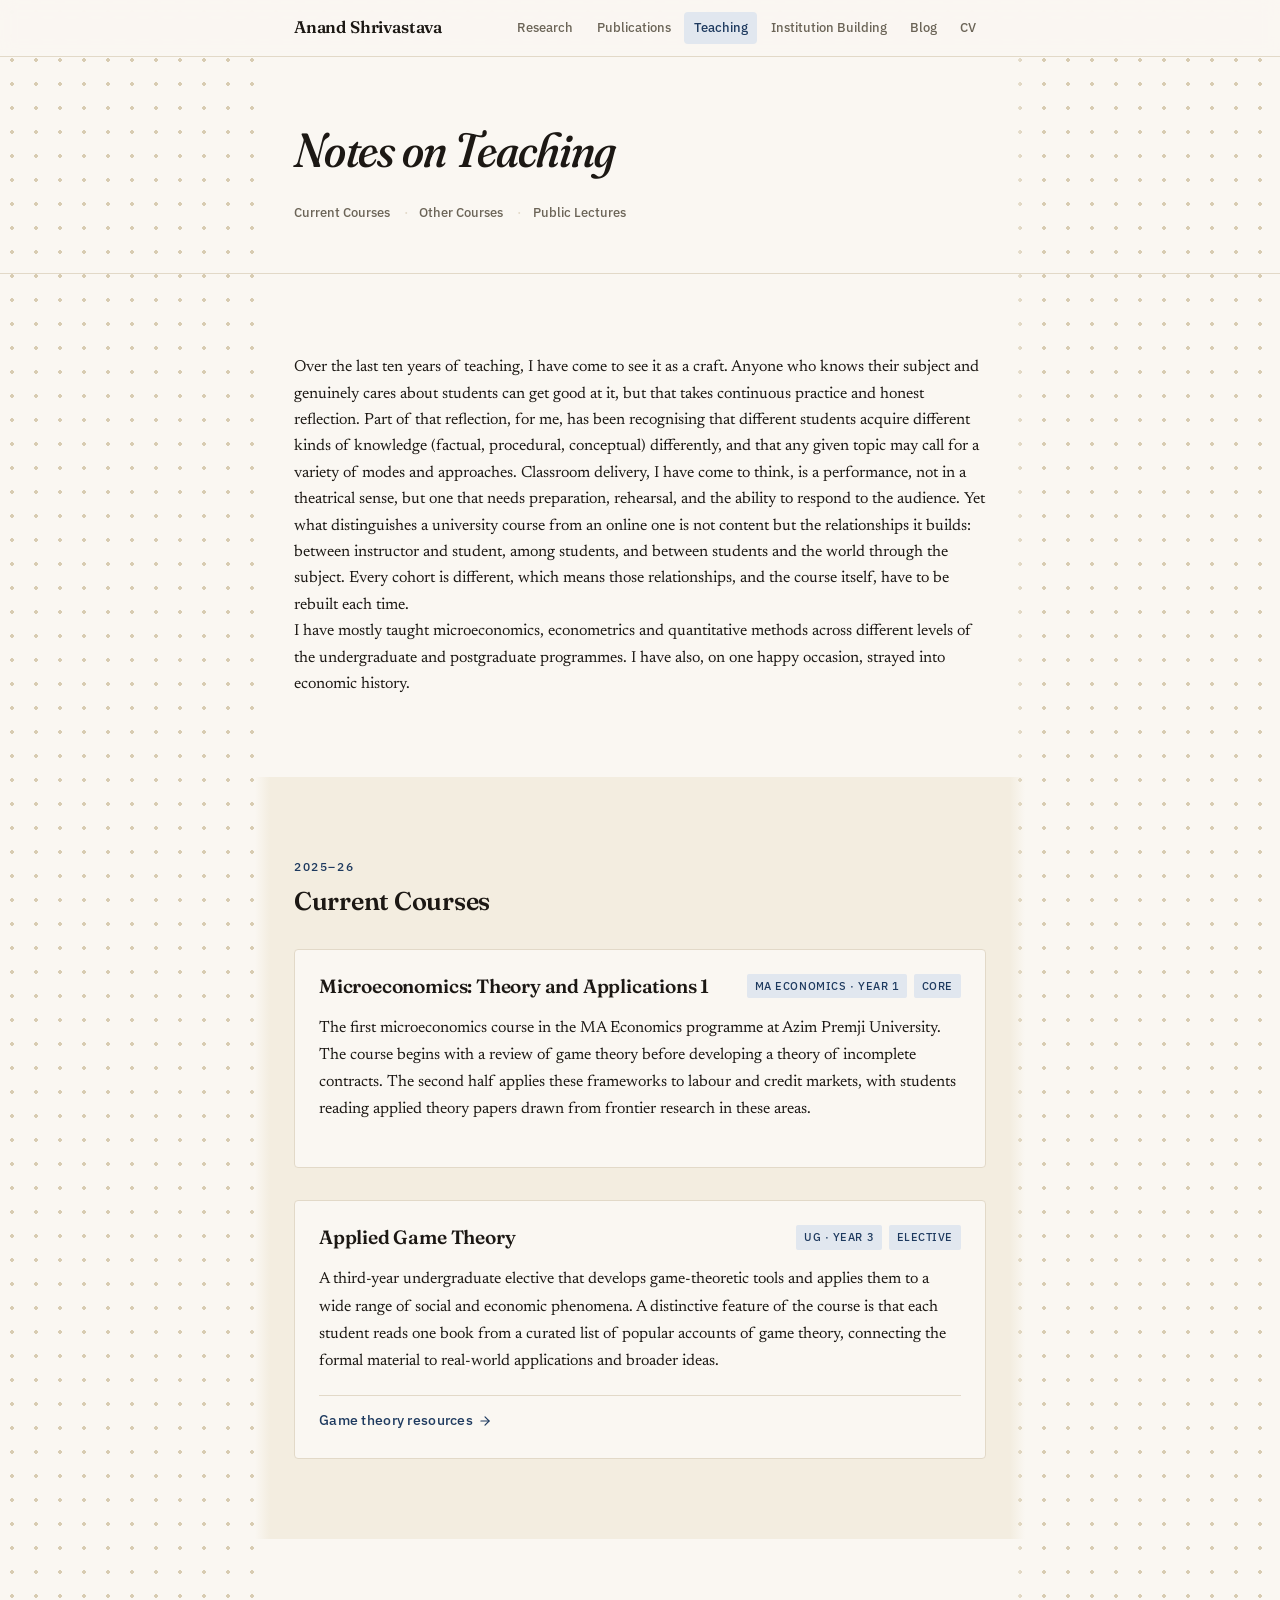
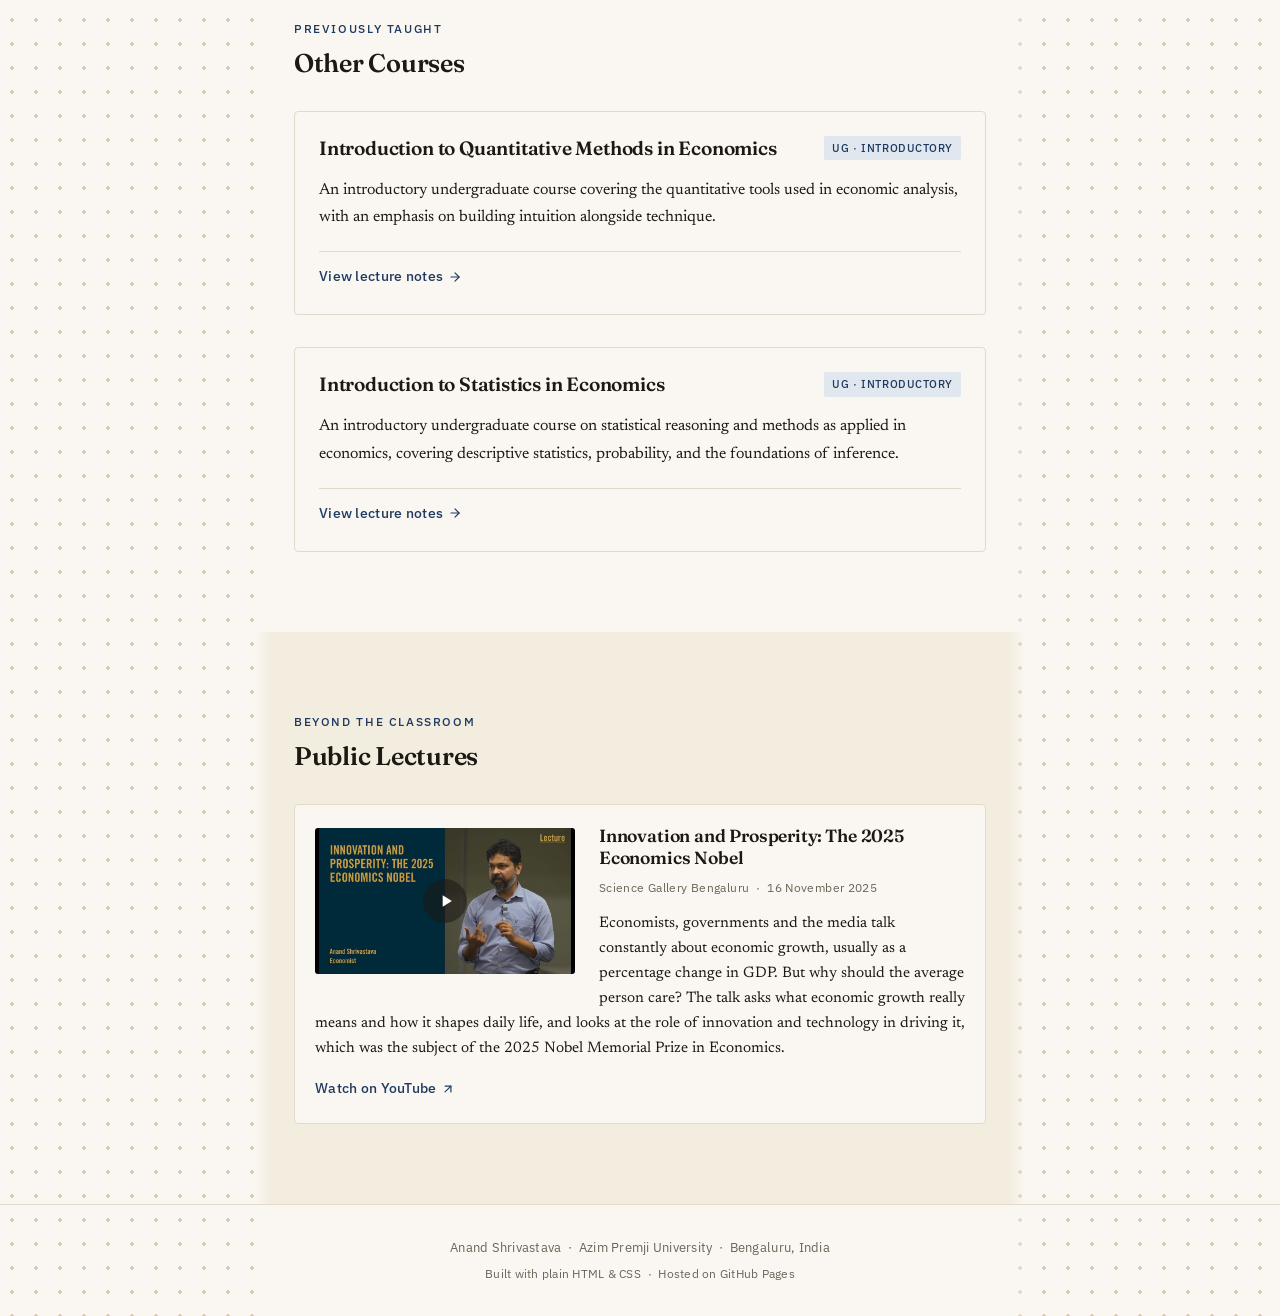
<file: teaching.html>
<!DOCTYPE html>
<html lang="en">
<head>
  <meta charset="UTF-8" />
  <meta name="viewport" content="width=device-width, initial-scale=1.0" />
  <title>Teaching — Anand Shrivastava</title>
  <meta name="description" content="Courses taught by Anand Shrivastava at Azim Premji University, and public lectures for a general audience." />
  <link rel="canonical" href="https://anandshrivastava.in/teaching.html" />
  <link rel="preconnect" href="https://fonts.googleapis.com" />
  <link rel="preconnect" href="https://fonts.gstatic.com" crossorigin />
  <link href="https://fonts.googleapis.com/css2?family=Fraunces:opsz,wght@9..144,500;9..144,600;9..144,700&family=IBM+Plex+Sans:wght@400;500;600&family=Newsreader:ital,wght@0,400;0,500;1,400;1,500&display=swap" rel="stylesheet" />
  <meta property="og:type" content="website" />
  <meta property="og:url" content="https://anandshrivastava.in/teaching.html" />
  <meta property="og:title" content="Teaching — Anand Shrivastava" />
  <meta property="og:description" content="Courses taught by Anand Shrivastava at Azim Premji University, including Applied Game Theory and Microeconomics, plus public lectures." />
  <meta property="og:image" content="https://anandshrivastava.in/photo.jpg" />
  <meta name="twitter:card" content="summary" />
  <link rel="icon" type="image/svg+xml" href="favicon.svg" />
  <link rel="stylesheet" href="style.css" />
</head>

<body>

  <header id="topnav">
    <div class="container">
      <a href="index.html" class="nav-name">Anand Shrivastava</a>
      <nav aria-label="Site sections">
        <a href="research.html">Research</a>
        <a href="publications.html">Publications</a>
        <a href="teaching.html" class="active">Teaching</a>
        <a href="institution-building.html">Institution Building</a>
        <a href="blog.html">Blog</a>
        <a href="index.html#cv">CV</a>
      </nav>
    </div>
  </header>

  <!-- PAGE HEADER -->
  <div class="page-header">
    <div class="container">
      <h1>Notes on Teaching</h1>
      <nav class="page-nav" aria-label="Sections on this page">
        <a href="#current-courses">Current Courses</a>
        <a href="#previous-courses">Other Courses</a>
        <a href="#public-lectures">Public Lectures</a>
      </nav>
    </div>
  </div>

  <!-- TEACHING PHILOSOPHY -->
  <section id="teaching-philosophy">
    <div class="container">
      <p>Over the last ten years of teaching, I have come to see it as a craft. Anyone who knows their subject and genuinely cares about students can get good at it, but that takes continuous practice and honest reflection. Part of that reflection, for me, has been recognising that different students acquire different kinds of knowledge (factual, procedural, conceptual) differently, and that any given topic may call for a variety of modes and approaches. Classroom delivery, I have come to think, is a performance, not in a theatrical sense, but one that needs preparation, rehearsal, and the ability to respond to the audience. Yet what distinguishes a university course from an online one is not content but the relationships it builds: between instructor and student, among students, and between students and the world through the subject. Every cohort is different, which means those relationships, and the course itself, have to be rebuilt each time.</p>
      <p>I have mostly taught microeconomics, econometrics and quantitative methods across different levels of the undergraduate and postgraduate programmes. I have also, on one happy occasion, strayed into economic history.</p>
    </div>
  </section>

  <!-- CURRENT COURSES -->
  <section id="current-courses">
    <div class="container">
      <p class="section-label">2025–26</p>
      <h2 class="section-title">Current Courses</h2>

      <div class="course-cards">

        <div class="course-card">
          <div class="course-card-header">
            <h3 class="course-card-title">Microeconomics: Theory and Applications 1</h3>
            <div class="course-tags">
              <span class="course-tag">MA Economics · Year 1</span>
              <span class="course-tag">Core</span>
            </div>
          </div>
          <p class="course-desc">
            The first microeconomics course in the MA Economics programme at Azim Premji
            University. The course begins with a review of game theory before developing a
            theory of incomplete contracts. The second half applies these frameworks to
            labour and credit markets, with students reading applied theory papers drawn
            from frontier research in these areas.
          </p>
        </div>

        <div class="course-card">
          <div class="course-card-header">
            <h3 class="course-card-title">Applied Game Theory</h3>
            <div class="course-tags">
              <span class="course-tag">UG · Year 3</span>
              <span class="course-tag">Elective</span>
            </div>
          </div>
          <p class="course-desc">
            A third-year undergraduate elective that develops game-theoretic tools and
            applies them to a wide range of social and economic phenomena. A distinctive
            feature of the course is that each student reads one book from a curated list
            of popular accounts of game theory, connecting the formal material to
            real-world applications and broader ideas.
          </p>
          <div class="course-materials">
            <a href="game-theory/" class="view-more" style="margin-top:0;">
              Game theory resources
              <svg width="14" height="14" viewBox="0 0 24 24" fill="none" stroke="currentColor" stroke-width="2" stroke-linecap="round" stroke-linejoin="round"><path d="M5 12h14"/><path d="m12 5 7 7-7 7"/></svg>
            </a>
          </div>
        </div>

      </div>
    </div>
  </section>

  <!-- PREVIOUSLY TAUGHT -->
  <section id="previous-courses">
    <div class="container">
      <p class="section-label">Previously Taught</p>
      <h2 class="section-title">Other Courses</h2>

      <div class="course-cards">

        <div class="course-card">
          <div class="course-card-header">
            <h3 class="course-card-title">Introduction to Quantitative Methods in Economics</h3>
            <div class="course-tags">
              <span class="course-tag">UG · Introductory</span>
            </div>
          </div>
          <p class="course-desc">
            An introductory undergraduate course covering the quantitative tools used in
            economic analysis, with an emphasis on building intuition alongside technique.
          </p>
          <div class="course-materials">
            <a href="courses/intro-quant-methods/" class="view-more" style="margin-top:0;">
              View lecture notes
              <svg width="14" height="14" viewBox="0 0 24 24" fill="none" stroke="currentColor" stroke-width="2" stroke-linecap="round" stroke-linejoin="round"><path d="M5 12h14"/><path d="m12 5 7 7-7 7"/></svg>
            </a>
          </div>
        </div>

        <div class="course-card">
          <div class="course-card-header">
            <h3 class="course-card-title">Introduction to Statistics in Economics</h3>
            <div class="course-tags">
              <span class="course-tag">UG · Introductory</span>
            </div>
          </div>
          <p class="course-desc">
            An introductory undergraduate course on statistical reasoning and methods as
            applied in economics, covering descriptive statistics, probability, and the
            foundations of inference.
          </p>
          <div class="course-materials">
            <a href="courses/intro-statistics/" class="view-more" style="margin-top:0;">
              View lecture notes
              <svg width="14" height="14" viewBox="0 0 24 24" fill="none" stroke="currentColor" stroke-width="2" stroke-linecap="round" stroke-linejoin="round"><path d="M5 12h14"/><path d="m12 5 7 7-7 7"/></svg>
            </a>
          </div>
        </div>

      </div>
    </div>
  </section>

  <!-- PUBLIC LECTURES
       To add a lecture: copy the a.lecture-card block below and edit the href
       (the YouTube link), the thumbnail image, the title, the venue and date,
       and the one-line description. Keep the most recent lecture at the top. -->

  <section id="public-lectures">
    <div class="container">
      <p class="section-label">Beyond the Classroom</p>
      <h2 class="section-title">Public Lectures</h2>

      <div class="lecture-list">

        <a class="lecture-card" href="https://youtu.be/VvfiFq9r9p0" target="_blank" rel="noopener">
          <span class="lecture-thumb">
            <img src="lecture-nobel.jpg" alt="Anand Shrivastava speaking at Science Gallery Bengaluru" loading="lazy" width="900" height="506">
            <span class="lecture-play" aria-hidden="true">
              <svg width="20" height="20" viewBox="0 0 24 24" fill="currentColor"><path d="M8 5v14l11-7z"/></svg>
            </span>
          </span>
          <span class="lecture-body">
            <span class="lecture-title">Innovation and Prosperity: The 2025 Economics Nobel</span>
            <span class="lecture-meta">Science Gallery Bengaluru &nbsp;·&nbsp; 16 November 2025</span>
            <span class="lecture-desc">
              Economists, governments and the media talk constantly about economic
              growth, usually as a percentage change in GDP. But why should the average
              person care? The talk asks what economic growth really means and how it
              shapes daily life, and looks at the role of innovation and technology in
              driving it, which was the subject of the 2025 Nobel Memorial Prize in
              Economics.
            </span>
            <span class="view-more">
              Watch on YouTube
              <svg width="14" height="14" viewBox="0 0 24 24" fill="none" stroke="currentColor" stroke-width="2" stroke-linecap="round" stroke-linejoin="round"><path d="M7 17 17 7"/><path d="M7 7h10v10"/></svg>
            </span>
          </span>
        </a>

      </div>
    </div>
  </section>

  <footer>
    <div class="container">
      <p>
        Anand Shrivastava &nbsp;·&nbsp;
        <a href="https://azimpremjiuniversity.edu.in/people/anand-shrivastava" target="_blank" rel="noopener">Azim Premji University</a>
        &nbsp;·&nbsp; Bengaluru, India
      </p>
      <p style="margin-top:0.4rem; font-size:0.75rem;">
        Built with plain HTML &amp; CSS &nbsp;·&nbsp; Hosted on
        <a href="https://pages.github.com" target="_blank" rel="noopener">GitHub Pages</a>
      </p>
    </div>
  </footer>

</body>
</html>
</file>
<file: style.css>
/* =====================================================================
   DESIGN TOKENS
   ===================================================================== */
:root {
  --font-serif:   'Newsreader', 'Iowan Old Style', Georgia, serif;
  --font-display: 'Fraunces', 'Iowan Old Style', Georgia, serif;
  --font-sans:    'IBM Plex Sans', system-ui, -apple-system, sans-serif;

  --accent:      #1e3a5f;   /* deep ink navy */
  --accent-dim:  #e1e7ef;   /* faint navy on paper */
  --text:        #1c1814;   /* warm ink */
  --muted:       #6b6457;   /* warm gray */
  --border:      #e2d9c8;   /* warm tan */
  --bg:          #faf7f2;   /* warm paper */
  --bg-alt:      #f3ede0;   /* cream */
  --max-w:       740px;
  --section-gap: 5rem;
}

/* =====================================================================
   RESET & BASE
   ===================================================================== */
*, *::before, *::after { box-sizing: border-box; margin: 0; padding: 0; }

html { scroll-behavior: smooth; font-size: 16px; }

body {
  font-family: var(--font-serif);
  color: var(--text);
  background-color: var(--bg);
  background-image: radial-gradient(circle, #d8ccb2 2px, transparent 2px);
  background-size: 24px 24px;
  line-height: 1.65;
  -webkit-font-smoothing: antialiased;
  text-rendering: optimizeLegibility;
}

a { color: var(--accent); text-decoration: none; }
a:hover { text-decoration: underline; }

/* Keyboard focus — visible only for keyboard users, not mouse clicks */
a:focus-visible,
button:focus-visible {
  outline: 2px solid var(--accent);
  outline-offset: 2px;
  border-radius: 2px;
}

h1, h2, h3 {
  font-family: var(--font-display);
  font-weight: 600;
  line-height: 1.2;
  letter-spacing: -0.01em;
}

ul { list-style: none; }

img { max-width: 100%; display: block; }

/* =====================================================================
   LAYOUT HELPERS
   ===================================================================== */
.container {
  max-width: var(--max-w);
  margin: 0 auto;
  padding: 0 1.5rem;
}

section {
  padding: var(--section-gap) 0;
  background: linear-gradient(
    to right,
    transparent calc(50% - 385px),
    var(--bg) calc(50% - 370px),
    var(--bg) calc(50% + 370px),
    transparent calc(50% + 385px)
  );
}
section:nth-of-type(even) {
  background: linear-gradient(
    to right,
    transparent calc(50% - 385px),
    var(--bg-alt) calc(50% - 370px),
    var(--bg-alt) calc(50% + 370px),
    transparent calc(50% + 385px)
  );
}

.section-label {
  font-family: var(--font-sans);
  font-size: 0.72rem;
  font-weight: 500;
  letter-spacing: 0.14em;
  text-transform: uppercase;
  color: var(--accent);
  margin-bottom: 0.6rem;
}

.section-title {
  font-size: 1.6rem;
  font-variation-settings: "opsz" 36;
  margin-bottom: 2rem;
  color: var(--text);
}

/* =====================================================================
   TOP NAV
   ===================================================================== */
#topnav {
  position: sticky;
  top: 0;
  z-index: 100;
  background: rgba(250, 247, 242, 0.9);
  backdrop-filter: blur(8px);
  -webkit-backdrop-filter: blur(8px);
  border-bottom: 1px solid var(--border);
}

#topnav .container {
  display: flex;
  align-items: center;
  justify-content: space-between;
  min-height: 3.5rem;
  gap: 1rem;
}

#topnav .nav-name {
  font-family: var(--font-display);
  font-weight: 600;
  font-size: 1.05rem;
  color: var(--text);
  white-space: nowrap;
  flex-shrink: 0;
  letter-spacing: -0.01em;
}

#topnav .nav-name:hover { text-decoration: none; color: var(--accent); }

#topnav nav {
  display: flex;
  gap: 0.25rem;
  flex-wrap: wrap;
  justify-content: flex-end;
}

#topnav nav a {
  font-family: var(--font-sans);
  font-size: 0.82rem;
  font-weight: 500;
  color: var(--muted);
  padding: 0.3rem 0.6rem;
  border-radius: 4px;
  transition: color 0.15s, background 0.15s;
}

#topnav nav a:hover,
#topnav nav a.active {
  color: var(--accent);
  background: var(--accent-dim);
  text-decoration: none;
}

/* =====================================================================
   HERO
   ===================================================================== */
#hero {
  padding: 5rem 0 4rem;
  background: linear-gradient(
    to right,
    transparent calc(50% - 385px),
    var(--bg) calc(50% - 370px),
    var(--bg) calc(50% + 370px),
    transparent calc(50% + 385px)
  );
}

.hero-inner {
  display: flex;
  align-items: flex-start;
  gap: 2.5rem;
}

.avatar-photo {
  width: 112px;
  height: 112px;
  border-radius: 50%;
  object-fit: cover;
  flex-shrink: 0;
  border: 3px solid var(--border);
}

.hero-text h1 {
  font-family: var(--font-display);
  font-size: clamp(1.7rem, 4vw, 2.3rem);
  font-variation-settings: "opsz" 72, "SOFT" 50;
  font-weight: 500;
  margin-bottom: 0.9rem;
  letter-spacing: 0;
  display: inline-block;
  padding-bottom: 0.5rem;
  border-bottom: 1px solid var(--border);
}

.hero-tagline {
  font-family: var(--font-serif);
  font-style: italic;
  font-size: 1.1rem;
  color: var(--text);
  margin-bottom: 0.25rem;
}

.hero-inst {
  font-family: var(--font-sans);
  font-size: 0.78rem;
  font-weight: 500;
  color: var(--muted);
  margin-bottom: 1.5rem;
  text-transform: uppercase;
  letter-spacing: 0.1em;
}

.hero-links {
  display: flex;
  flex-wrap: wrap;
  gap: 0.75rem;
}

.hero-links a {
  font-family: var(--font-sans);
  display: inline-flex;
  align-items: center;
  gap: 0.3rem;
  font-size: 0.82rem;
  font-weight: 500;
  color: var(--muted);
  background: var(--bg);
  border: 1px solid var(--border);
  border-radius: 20px;
  padding: 0.3rem 0.85rem;
  transition: color 0.15s, border-color 0.15s;
}

.hero-links a:hover {
  color: var(--accent);
  border-color: var(--accent);
  text-decoration: none;
}

/* =====================================================================
   ABOUT
   ===================================================================== */
#about p {
  font-size: 1.075rem;
  color: var(--text);
  max-width: 640px;
  margin-bottom: 1rem;
  line-height: 1.7;
}

/* =====================================================================
   PUBLICATIONS / PUB LIST
   ===================================================================== */
.pub-list { display: flex; flex-direction: column; gap: 1.5rem; }

.pub-item {
  padding-left: 1rem;
  border-left: 2px solid var(--border);
  transition: border-color 0.15s;
}

.pub-item:hover { border-left-color: var(--accent); }

.pub-title {
  font-family: var(--font-serif);
  font-size: 1.05rem;
  font-weight: 500;
  color: var(--text);
  margin-bottom: 0.2rem;
  line-height: 1.4;
}

.pub-authors {
  font-family: var(--font-sans);
  font-size: 0.82rem;
  font-weight: 400;
  color: var(--muted);
  margin-bottom: 0.15rem;
}

.pub-venue {
  font-family: var(--font-serif);
  font-size: 0.92rem;
  color: var(--muted);
}

.pub-venue em { font-style: italic; color: var(--text); }

.pub-title a { color: var(--text); }

.pub-title a:hover {
  color: var(--accent);
  text-decoration: underline;
}

.pub-access {
  font-family: var(--font-sans);
  font-size: 0.78rem;
  margin-top: 0.35rem;
  color: var(--muted);
}

.pub-access a {
  color: var(--muted);
  text-decoration: none;
  border-bottom: 1px solid var(--border);
}

.pub-access a:hover {
  color: var(--accent);
  border-bottom-color: var(--accent);
}

.pub-sep { opacity: 0.5; margin: 0 0.15rem; }

.pub-badge {
  font-family: var(--font-sans);
  display: inline-block;
  font-size: 0.7rem;
  font-weight: 500;
  background: var(--accent-dim);
  color: var(--accent);
  border-radius: 2px;
  padding: 0.12rem 0.5rem;
  margin-left: 0.5rem;
  vertical-align: middle;
  letter-spacing: 0.05em;
  text-transform: uppercase;
}

/* =====================================================================
   SUBSECTION TITLES & PROJECT LIST
   ===================================================================== */
.subsection-title {
  font-family: var(--font-display);
  font-size: 1.15rem;
  font-weight: 600;
  color: var(--text);
  margin-bottom: 1rem;
  padding-bottom: 0.5rem;
  border-bottom: 1px solid var(--border);
}

.project-list li {
  padding: 0.85rem 0;
  border-bottom: 1px solid var(--border);
  font-family: var(--font-serif);
  font-size: 1rem;
  color: var(--text);
  line-height: 1.55;
}

.project-list li:last-child { border-bottom: none; }

.project-list li strong { color: var(--text); font-weight: 500; }

.project-collab {
  font-family: var(--font-serif);
  font-style: italic;
  display: block;
  font-size: 0.9rem;
  color: var(--muted);
  margin-top: 0.25rem;
}

/* =====================================================================
   RESEARCH — interactive two-column layout
   ===================================================================== */
.research-layout {
  display: grid;
  grid-template-columns: 175px 1fr;
  gap: 3rem;
  align-items: start;
}

.research-sidebar {
  position: sticky;
  top: 4.5rem;
}

.sidebar-label {
  font-family: var(--font-sans);
  font-size: 0.7rem;
  font-weight: 500;
  letter-spacing: 0.12em;
  text-transform: uppercase;
  color: var(--muted);
  margin-bottom: 0.75rem;
}

.theme-pills {
  display: flex;
  flex-direction: column;
  gap: 0.45rem;
}

.theme-pill {
  display: block;
  width: 100%;
  padding: 0.4rem 0.85rem;
  border-radius: 20px;
  font-family: var(--font-sans);
  font-size: 0.8rem;
  font-weight: 500;
  color: var(--muted);
  background: var(--bg);
  border: 1px solid var(--border);
  cursor: pointer;
  text-align: left;
  line-height: 1.4;
  transition: color 0.15s, background 0.15s, border-color 0.15s;
}

.theme-pill:hover {
  color: var(--accent);
  border-color: var(--accent);
  background: var(--accent-dim);
}

.theme-pill.active {
  color: var(--accent);
  background: var(--accent-dim);
  border-color: var(--accent);
  font-weight: 600;
}

.research-narrative { min-width: 0; }

.research-para {
  font-family: var(--font-serif);
  font-size: 1.075rem;
  color: var(--text);
  margin-bottom: 1.25rem;
  padding: 0.5rem 0.75rem;
  margin-left: -0.75rem;
  border-radius: 6px;
  line-height: 1.7;
}

.research-para:last-child { margin-bottom: 0; }

@keyframes highlight-fade {
  0%   { background-color: #f5e9c4; }
  65%  { background-color: #f5e9c4; }
  100% { background-color: transparent; }
}

.research-para.highlight {
  animation: highlight-fade 2s ease forwards;
}

/* =====================================================================
   TEACHING — summary list (homepage)
   ===================================================================== */
.course-list { display: flex; flex-direction: column; gap: 0.75rem; }

.course-item {
  display: flex;
  align-items: baseline;
  justify-content: space-between;
  gap: 1rem;
  padding: 0.85rem 1rem;
  background: var(--bg);
  border: 1px solid var(--border);
  border-radius: 4px;
  flex-wrap: wrap;
}

.course-name {
  font-family: var(--font-serif);
  font-size: 1rem;
  font-weight: 500;
  color: var(--text);
}

.course-meta {
  font-family: var(--font-sans);
  font-size: 0.74rem;
  font-weight: 500;
  color: var(--muted);
  white-space: nowrap;
  letter-spacing: 0.06em;
  text-transform: uppercase;
}

/* =====================================================================
   TEACHING — detailed course cards (teaching page)
   ===================================================================== */
.course-cards {
  display: flex;
  flex-direction: column;
  gap: 2rem;
}

.course-card {
  padding: 1.5rem;
  border: 1px solid var(--border);
  border-radius: 4px;
  background: var(--bg);
}

.course-card-header {
  display: flex;
  align-items: flex-start;
  justify-content: space-between;
  gap: 1rem;
  margin-bottom: 1rem;
  flex-wrap: wrap;
}

.course-card-title {
  font-family: var(--font-display);
  font-size: 1.2rem;
  font-weight: 600;
  color: var(--text);
  line-height: 1.3;
  letter-spacing: -0.01em;
}

.course-tags {
  display: flex;
  gap: 0.4rem;
  flex-wrap: wrap;
  flex-shrink: 0;
}

.course-tag {
  font-family: var(--font-sans);
  display: inline-block;
  font-size: 0.7rem;
  font-weight: 500;
  background: var(--accent-dim);
  color: var(--accent);
  border-radius: 2px;
  padding: 0.18rem 0.5rem;
  white-space: nowrap;
  letter-spacing: 0.05em;
  text-transform: uppercase;
}

.course-desc {
  font-family: var(--font-serif);
  font-size: 1rem;
  color: var(--text);
  line-height: 1.7;
  margin-bottom: 1.25rem;
}

.course-materials-note {
  font-family: var(--font-serif);
  font-style: italic;
  font-size: 0.88rem;
  color: var(--muted);
  margin-top: 1.25rem;
  padding-top: 0.75rem;
  border-top: 1px solid var(--border);
}

.course-materials {
  margin-top: 1.25rem;
  padding-top: 0.75rem;
  border-top: 1px solid var(--border);
}

/* =====================================================================
   PUBLIC LECTURES — video cards (teaching page)
   ===================================================================== */
.lecture-list {
  display: flex;
  flex-direction: column;
  gap: 2rem;
}

.lecture-card {
  display: block;
  padding: 1.25rem;
  border: 1px solid var(--border);
  border-radius: 4px;
  background: var(--bg);
  transition: border-color 0.15s, transform 0.15s;
}

.lecture-card::after {
  content: "";
  display: block;
  clear: both;
}

.lecture-card:hover {
  border-color: var(--accent);
  text-decoration: none;
  transform: translateY(-1px);
}

.lecture-thumb {
  position: relative;
  display: block;
  float: left;
  width: 260px;
  margin: 0.2rem 1.5rem 0.85rem 0;
  border-radius: 3px;
  overflow: hidden;
  background: var(--accent-dim);
}

.lecture-thumb img {
  display: block;
  width: 100%;
  height: auto;
}

.lecture-play {
  position: absolute;
  left: 50%;
  top: 50%;
  transform: translate(-50%, -50%);
  display: flex;
  align-items: center;
  justify-content: center;
  width: 44px;
  height: 44px;
  border-radius: 50%;
  background: rgba(28, 24, 20, 0.55);
  color: #fff;
  transition: background 0.15s;
}

.lecture-play svg { margin-left: 2px; }

.lecture-card:hover .lecture-play { background: var(--accent); }

.lecture-title {
  display: block;
  font-family: var(--font-display);
  font-size: 1.1rem;
  font-weight: 600;
  color: var(--text);
  line-height: 1.3;
  letter-spacing: -0.01em;
}

.lecture-meta {
  display: block;
  font-family: var(--font-sans);
  font-size: 0.78rem;
  color: var(--muted);
  letter-spacing: 0.03em;
  margin-top: 0.45rem;
}

.lecture-desc {
  display: block;
  font-family: var(--font-serif);
  font-size: 0.95rem;
  color: var(--text);
  line-height: 1.65;
  margin-top: 0.8rem;
}

.lecture-card .view-more { margin-top: 1rem; }

.lecture-card:hover .view-more { text-decoration: underline; }

/* =====================================================================
   CV
   ===================================================================== */
#cv { text-align: center; }

#cv p {
  font-family: var(--font-serif);
  color: var(--muted);
  font-size: 1.05rem;
  margin-bottom: 2rem;
  max-width: 480px;
  margin-left: auto;
  margin-right: auto;
}

.btn-primary {
  font-family: var(--font-sans);
  display: inline-flex;
  align-items: center;
  gap: 0.5rem;
  background: var(--accent);
  color: var(--bg);
  font-size: 0.9rem;
  font-weight: 500;
  padding: 0.75rem 1.75rem;
  border-radius: 4px;
  letter-spacing: 0.02em;
  transition: opacity 0.15s, transform 0.15s;
}

.btn-primary:hover {
  opacity: 0.92;
  text-decoration: none;
  transform: translateY(-1px);
}

/* =====================================================================
   VIEW-MORE LINK
   ===================================================================== */
.view-more {
  font-family: var(--font-sans);
  display: inline-flex;
  align-items: center;
  gap: 0.3rem;
  margin-top: 1.75rem;
  font-size: 0.88rem;
  font-weight: 500;
  color: var(--accent);
  letter-spacing: 0.02em;
}

.view-more:hover { text-decoration: underline; }

/* =====================================================================
   PAGE HEADER (sub-pages)
   ===================================================================== */
.page-header {
  padding: 4rem 0 3rem;
  background: linear-gradient(
    to right,
    transparent calc(50% - 385px),
    var(--bg) calc(50% - 370px),
    var(--bg) calc(50% + 370px),
    transparent calc(50% + 385px)
  );
  border-bottom: 1px solid var(--border);
}

.page-header .section-label { margin-bottom: 0.4rem; }

.page-header h1 {
  font-family: var(--font-display);
  font-style: italic;
  font-weight: 500;
  font-size: clamp(2rem, 5.5vw, 3rem);
  font-variation-settings: "opsz" 96, "SOFT" 50;
  letter-spacing: -0.015em;
}

.page-header h1 .amp {
  font-style: normal;
  font-weight: 400;
  color: var(--muted);
  margin: 0 0.05em;
}

/* On-this-page jump links (used on long sub-pages) */
.page-nav {
  margin-top: 1.4rem;
  font-family: var(--font-sans);
  font-size: 0.8rem;
  font-weight: 500;
  line-height: 1.9;
}

.page-nav a { color: var(--muted); white-space: nowrap; }
.page-nav a:hover { color: var(--accent); text-decoration: none; }

.page-nav a:not(:last-child)::after {
  content: "·";
  color: var(--border);
  margin: 0 0.55rem 0 0.85rem;
}

/* =====================================================================
   FOOTER
   ===================================================================== */
footer {
  border-top: 1px solid var(--border);
  padding: 2rem 0;
  text-align: center;
  font-family: var(--font-sans);
  font-size: 0.8rem;
  color: var(--muted);
  letter-spacing: 0.02em;
  background: linear-gradient(
    to right,
    transparent calc(50% - 385px),
    var(--bg) calc(50% - 370px),
    var(--bg) calc(50% + 370px),
    transparent calc(50% + 385px)
  );
}

footer a { color: var(--muted); }
footer a:hover { color: var(--accent); }

/* =====================================================================
   COURSE PAGE — back link, intro, lecture notes
   ===================================================================== */
.back-link {
  display: inline-block;
  font-family: var(--font-sans);
  font-size: 0.78rem;
  font-weight: 500;
  color: var(--muted);
  letter-spacing: 0.02em;
  margin-bottom: 0.85rem;
}

.back-link:hover {
  color: var(--accent);
  text-decoration: none;
}

#course-intro p,
#blog-intro p {
  font-size: 1.075rem;
  color: var(--text);
  max-width: 640px;
  margin-bottom: 1rem;
  line-height: 1.7;
}

.post-excerpt {
  font-family: var(--font-serif);
  font-size: 0.95rem;
  color: var(--text);
  margin-top: 0.4rem;
  line-height: 1.6;
}

.course-page-tags {
  display: flex;
  gap: 0.4rem;
  flex-wrap: wrap;
  margin-bottom: 1.25rem;
}

.lecture-list {
  list-style: none;
  display: flex;
  flex-direction: column;
}

.lecture-list li {
  display: flex;
  align-items: baseline;
  gap: 1rem;
  padding: 0.85rem 0;
  border-bottom: 1px solid var(--border);
  font-family: var(--font-serif);
}

.lecture-list li:last-child { border-bottom: none; }

.lec-num {
  flex-shrink: 0;
  width: 2rem;
  font-family: var(--font-display);
  font-style: italic;
  font-variation-settings: "opsz" 24;
  color: var(--muted);
  font-size: 1.05rem;
  text-align: right;
  padding-right: 0.5rem;
}

.lec-title {
  flex: 1;
  font-size: 1.025rem;
  color: var(--text);
  line-height: 1.4;
}

/* The title is a link to the lecture PDF; keep it looking like a quiet
   title and shift to the accent colour on hover instead of underlining. */
a.lec-title:hover {
  color: var(--accent);
  text-decoration: none;
}

.lec-pdfs {
  display: inline-flex;
  gap: 0.5rem;
  flex-shrink: 0;
}

.lec-pdf {
  font-family: var(--font-sans);
  font-size: 0.7rem;
  font-weight: 500;
  letter-spacing: 0.08em;
  text-transform: uppercase;
  color: var(--accent);
  white-space: nowrap;
  border: 1px solid var(--border);
  border-radius: 2px;
  padding: 0.22rem 0.6rem;
  transition: color 0.15s, border-color 0.15s, background 0.15s;
}

.lec-pdf:hover {
  text-decoration: none;
  border-color: var(--accent);
  background: var(--accent-dim);
}

/* Resource list — compact two-column grid of annotated links / books */
.resource-list {
  list-style: none;
  display: grid;
  grid-template-columns: repeat(2, 1fr);
  column-gap: 2.5rem;
}

.resource-list li {
  padding: 0.8rem 0;
  border-bottom: 1px solid var(--border);
}

.resource-title {
  font-family: var(--font-serif);
  font-size: 1.02rem;
  font-weight: 500;
  color: var(--accent);
}

.resource-desc {
  margin-top: 0.25rem;
  font-family: var(--font-serif);
  font-size: 0.9rem;
  line-height: 1.5;
  color: var(--muted);
}

/* Book entries within a resource list: author line + student blurb */
.book-author {
  margin-top: 0.1rem;
  font-family: var(--font-sans);
  font-size: 0.78rem;
  color: var(--muted);
}

.book-blurb {
  margin-top: 0.4rem;
  font-family: var(--font-serif);
  font-style: italic;
  font-size: 0.92rem;
  line-height: 1.5;
  color: var(--text);
}

.book-attrib {
  font-style: normal;
  color: var(--muted);
}

/* =====================================================================
   RESPONSIVE
   ===================================================================== */
@media (max-width: 900px) {
  body {
    background-image: none;
  }
  #hero, .page-header, section, section:nth-of-type(even), footer {
    background: var(--bg);
  }
  section:nth-of-type(even) {
    background: var(--bg-alt);
  }
}

@media (max-width: 600px) {
  :root { --section-gap: 3.5rem; }

  .resource-list { grid-template-columns: 1fr; column-gap: 0; }

  .hero-inner { flex-direction: column; gap: 1.5rem; }

  .avatar-photo { width: 80px; height: 80px; }

  /* Stack the header so the nav sits full-width below the name
     instead of wrapping into a tall block beside it. */
  #topnav .container {
    flex-direction: column;
    align-items: flex-start;
    gap: 0.4rem;
    min-height: 0;
  }
  #topnav nav {
    justify-content: flex-start;
    width: 100%;
    gap: 0.4rem;
    /* Pull the row left by the link padding so the first link's text
       lines up under the name instead of sitting slightly indented. */
    margin-left: -0.6rem;
  }
  /* Roomier tap targets on touch screens. */
  #topnav nav a { font-size: 0.8rem; padding: 0.45rem 0.6rem; }
  .hero-links a { padding: 0.5rem 0.9rem; }
  .theme-pill { padding: 0.5rem 0.9rem; }

  .research-layout {
    grid-template-columns: 1fr;
    gap: 1.5rem;
  }

  .research-sidebar { position: static; }

  .theme-pills { flex-direction: row; flex-wrap: wrap; }

  .theme-pill { width: auto; }

  .course-item { flex-direction: column; gap: 0.25rem; }

  /* Stack the lecture thumbnail above its text on narrow screens. */
  .lecture-thumb { float: none; width: 100%; margin: 0 0 1.1rem 0; }

}

/* =====================================================================
   ANCHOR OFFSET & MOTION PREFERENCES
   ===================================================================== */
/* Keep anchored sections clear of the sticky nav when jumped to */
section[id],
.page-header { scroll-margin-top: 4.5rem; }

/* The stacked mobile nav is taller, so give jumped-to anchors more clearance. */
@media (max-width: 600px) {
  section[id],
  .page-header { scroll-margin-top: 7.5rem; }
}

@media (prefers-reduced-motion: reduce) {
  html { scroll-behavior: auto; }
  .research-para.highlight { animation: none; }
  .btn-primary:hover { transform: none; }
}
</file>
